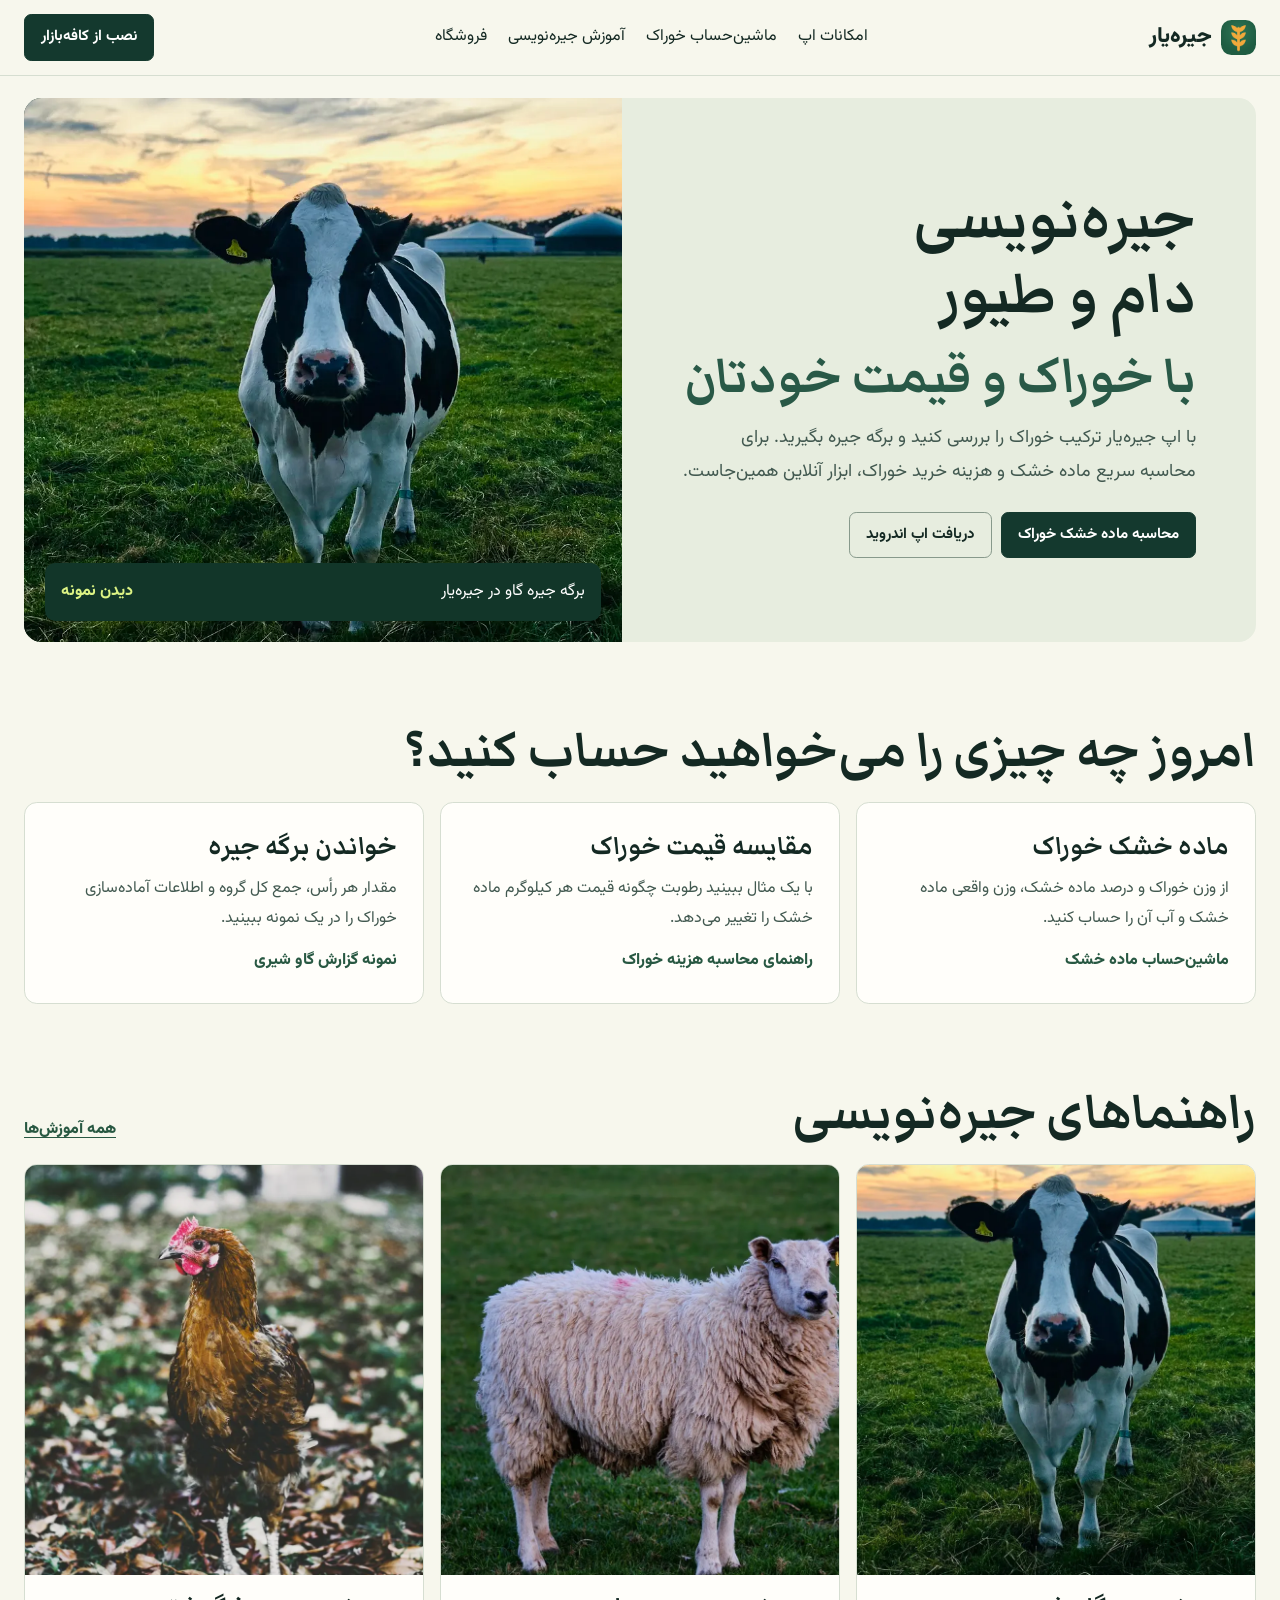
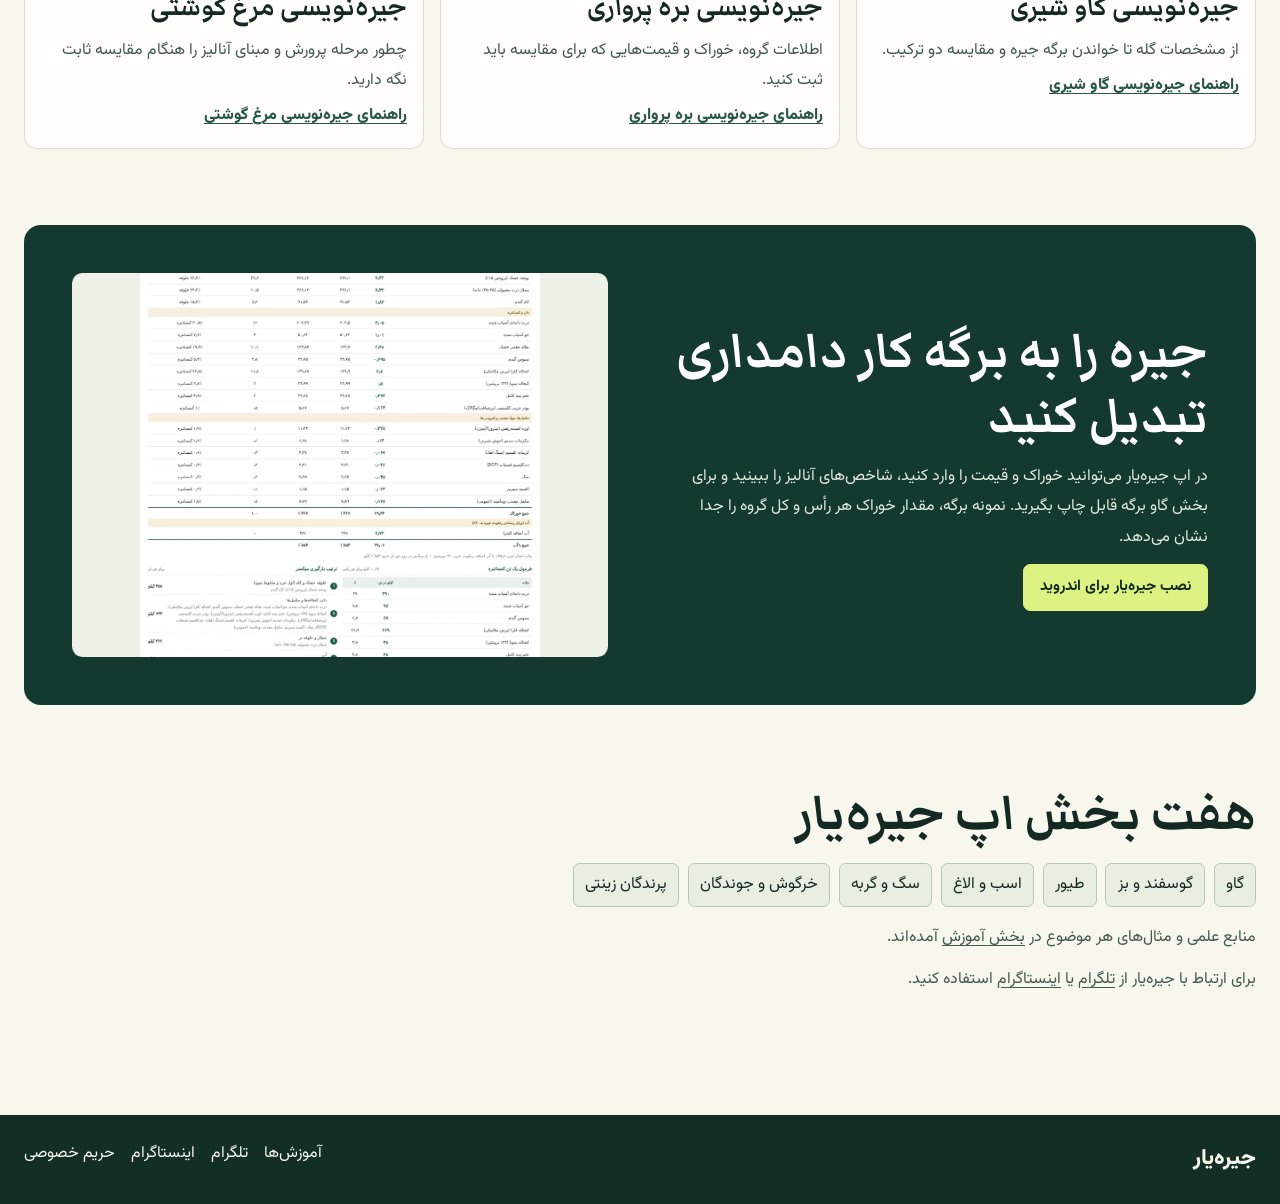
<file: index.html>
<!doctype html>
<html lang="fa" dir="rtl">
  <head>
    <meta charset="utf-8">
    <meta name="viewport" content="width=device-width,initial-scale=1">
    <title>نرم‌افزار جیره‌نویسی دام و طیور | جیره‌یار</title>
    <meta name="description" content="جیره‌یار برای اندروید، به‌همراه ماشین‌حساب آنلاین ماده خشک خوراک، راهنمای محاسبه هزینه و نمونه برگه جیره گاو شیری.">
    <link rel="canonical" href="https://jireyarapp.ir/">
    <meta property="og:type" content="website">
    <meta property="og:locale" content="fa_IR">
    <meta property="og:site_name" content="جیره‌یار">
    <meta property="og:title" content="نرم‌افزار جیره‌نویسی دام و طیور">
    <meta property="og:description" content="جیره‌یار برای اندروید، به‌همراه ماشین‌حساب آنلاین ماده خشک خوراک، راهنمای محاسبه هزینه و نمونه برگه جیره گاو شیری.">
    <meta property="og:url" content="https://jireyarapp.ir/">
    <meta property="og:image" content="https://jireyarapp.ir/image-hero-m.webp">
    <link rel="icon" href="image-favicon.png">
    <link rel="stylesheet" href="editorial.css">
    <script type="application/ld+json">{"@context": "https://schema.org", "@type": "WebSite", "name": "جیره‌یار", "url": "https://jireyarapp.ir/", "description": "جیره‌یار برای اندروید، به‌همراه ماشین‌حساب آنلاین ماده خشک خوراک، راهنمای محاسبه هزینه و نمونه برگه جیره گاو شیری.", "inLanguage": "fa", "alternateName": "Jireyar"}</script>
  </head>
  <body><a class="skip" href="#main">رفتن به محتوا</a>
    <header class="top">
      <div class="nav wrap"><a class="brand" href="./"><img src="image-icon-192.png" alt="" width="35" height="35">جیره‌یار</a>
        <nav aria-label="منوی اصلی"><a href="./#app">امکانات اپ</a><a href="dry-matter-calculator.html">ماشین‌حساب خوراک</a><a href="guides.html">آموزش جیره‌نویسی</a><a href="shop.html">فروشگاه</a>
        </nav><a class="btn" href="https://cafebazaar.ir/app/ir.jireyar.app">نصب از کافه‌بازار</a>
      </div>
    </header>
    <main id="main">
      <section class="hero wrap">
        <div class="hero-copy">
          <h1>جیره‌نویسی دام و طیور<span>با خوراک و قیمت خودتان</span>
          </h1>
          <p>با اپ جیره‌یار ترکیب خوراک را بررسی کنید و برگه جیره بگیرید. برای محاسبه سریع ماده خشک و هزینه خرید خوراک، ابزار آنلاین همین‌جاست.</p>
          <div class="actions"><a class="btn" href="dry-matter-calculator.html">محاسبه ماده خشک خوراک</a><a class="btn outline" href="https://cafebazaar.ir/app/ir.jireyar.app">دریافت اپ اندروید</a>
          </div>
        </div>
        <div class="hero-media"><img src="image-hero-m.webp" alt="گاو هلشتاین در چراگاه" width="900" height="1480" fetchpriority="high"><a class="panel" href="dairy-cow.html#sample"><span>برگه جیره گاو در جیره‌یار</span><span>دیدن نمونه</span></a>
        </div>
      </section>
      <section class="section wrap" id="sections">
        <div class="heading">
          <h2>امروز چه چیزی را می‌خواهید حساب کنید؟</h2>
        </div>
        <div class="lane">
          <article class="feature-card">
            <h3>ماده خشک خوراک</h3>
            <p>از وزن خوراک و درصد ماده خشک، وزن واقعی ماده خشک و آب آن را حساب کنید.</p><a href="dry-matter-calculator.html">ماشین‌حساب ماده خشک</a>
          </article>
          <article class="feature-card">
            <h3>مقایسه قیمت خوراک</h3>
            <p>با یک مثال ببینید رطوبت چگونه قیمت هر کیلوگرم ماده خشک را تغییر می‌دهد.</p><a href="feed-cost-guide.html">راهنمای محاسبه هزینه خوراک</a>
          </article>
          <article class="feature-card">
            <h3>خواندن برگه جیره</h3>
            <p>مقدار هر رأس، جمع کل گروه و اطلاعات آماده‌سازی خوراک را در یک نمونه ببینید.</p><a href="dairy-cow.html#sample">نمونه گزارش گاو شیری</a>
          </article>
        </div>
      </section>
      <section class="section wrap">
        <div class="heading">
          <h2>راهنماهای جیره‌نویسی</h2><a class="guide-link" href="guides.html">همه آموزش‌ها</a>
        </div>
        <div class="articles">
          <article class="article-card"><img src="image-t-cow.webp" alt="" width="820" height="410" loading="lazy" decoding="async">
            <div>
              <h3>جیره‌نویسی گاو شیری</h3>
              <p>از مشخصات گله تا خواندن برگه جیره و مقایسه دو ترکیب.</p><a href="dairy-cow.html">راهنمای جیره‌نویسی گاو شیری</a>
            </div>
          </article>
          <article class="article-card"><img src="image-t-sheep.webp" alt="" width="820" height="410" loading="lazy" decoding="async">
            <div>
              <h3>جیره‌نویسی بره پرواری</h3>
              <p>اطلاعات گروه، خوراک و قیمت‌هایی که برای مقایسه باید ثبت کنید.</p><a href="finishing-lamb.html">راهنمای جیره‌نویسی بره پرواری</a>
            </div>
          </article>
          <article class="article-card"><img src="image-t-hen.webp" alt="" width="820" height="410" loading="lazy" decoding="async">
            <div>
              <h3>جیره‌نویسی مرغ گوشتی</h3>
              <p>چطور مرحله پرورش و مبنای آنالیز را هنگام مقایسه ثابت نگه دارید.</p><a href="broiler.html">راهنمای جیره‌نویسی مرغ گوشتی</a>
            </div>
          </article>
        </div>
      </section>
      <section class="section wrap" id="app">
        <div class="report-block">
          <div>
            <h2>جیره را به برگه کار دامداری تبدیل کنید</h2>
            <p>در اپ جیره‌یار می‌توانید خوراک و قیمت را وارد کنید، شاخص‌های آنالیز را ببینید و برای بخش گاو برگه قابل چاپ بگیرید. نمونه برگه، مقدار خوراک هر رأس و کل گروه را جدا نشان می‌دهد.</p>
            <div class="actions"><a class="btn light" href="https://cafebazaar.ir/app/ir.jireyar.app">نصب جیره‌یار برای اندروید</a>
            </div>
          </div><a href="dairy-cow.html#sample"><img src="image-sheet.webp" alt="پیش‌نمایش برگه جیره گاو در اپ جیره‌یار" width="900" height="865" loading="lazy"></a>
        </div>
      </section>
      <section class="section wrap" id="features">
        <h2>هفت بخش اپ جیره‌یار</h2>
        <ul class="species">
          <li>گاو</li>
          <li>گوسفند و بز</li>
          <li>طیور</li>
          <li>اسب و الاغ</li>
          <li>سگ و گربه</li>
          <li>خرگوش و جوندگان</li>
          <li>پرندگان زینتی</li>
        </ul>
        <p id="sources">منابع علمی و مثال‌های هر موضوع در <a href="guides.html">بخش آموزش</a> آمده‌اند.</p>
        <p id="contact">برای ارتباط با جیره‌یار از <a href="https://t.me/jireyar">تلگرام</a> یا <a href="https://instagram.com/jireyar">اینستاگرام</a> استفاده کنید.</p>
      </section>
    </main>
    <footer class="footer">
      <div class="wrap"><a class="brand" href="./">جیره‌یار</a>
        <nav aria-label="پیوندهای پایانی"><a href="guides.html">آموزش‌ها</a><a href="https://t.me/jireyar">تلگرام</a><a href="https://instagram.com/jireyar">اینستاگرام</a><a href="privacy.html">حریم خصوصی</a>
        </nav>
      </div>
    </footer>
  </body>
</html>
</file>
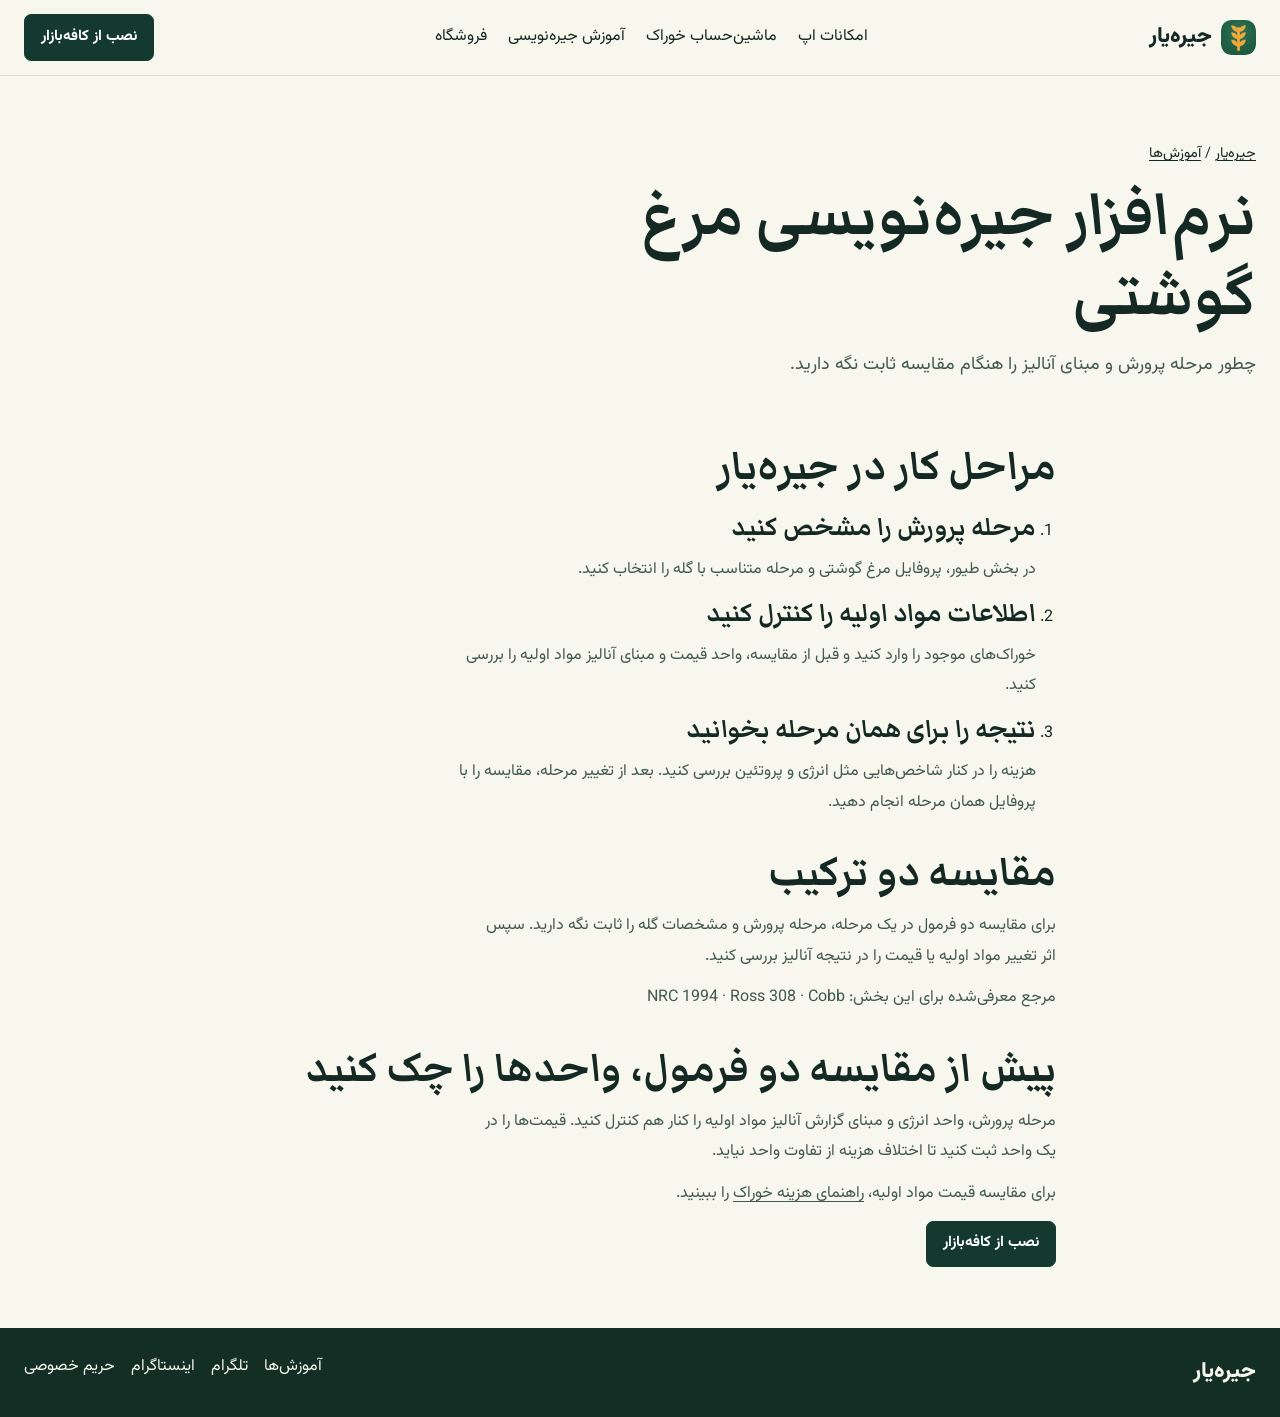
<file: broiler.html>
<!doctype html>
<html lang="fa" dir="rtl">
  <head>
    <meta charset="utf-8">
    <meta name="viewport" content="width=device-width,initial-scale=1">
    <title>نرم‌افزار جیره‌نویسی مرغ گوشتی | جیره‌یار</title>
    <meta name="description" content="چطور مرحله پرورش و مبنای آنالیز را هنگام مقایسه ثابت نگه دارید.">
    <link rel="canonical" href="https://jireyarapp.ir/broiler.html">
    <meta property="og:type" content="website">
    <meta property="og:locale" content="fa_IR">
    <meta property="og:site_name" content="جیره‌یار">
    <meta property="og:title" content="نرم‌افزار جیره‌نویسی مرغ گوشتی">
    <meta property="og:description" content="چطور مرحله پرورش و مبنای آنالیز را هنگام مقایسه ثابت نگه دارید.">
    <meta property="og:url" content="https://jireyarapp.ir/broiler.html">
    <meta property="og:image" content="https://jireyarapp.ir/image-t-hen.webp">
    <link rel="icon" href="image-favicon.png">
    <link rel="stylesheet" href="editorial.css">
    <script type="application/ld+json">{"@context": "https://schema.org", "@type": "WebPage", "name": "نرم‌افزار جیره‌نویسی مرغ گوشتی", "url": "https://jireyarapp.ir/broiler.html", "description": "چطور مرحله پرورش و مبنای آنالیز را هنگام مقایسه ثابت نگه دارید.", "inLanguage": "fa"}</script>
  </head>
  <body><a class="skip" href="#main">رفتن به محتوا</a>
    <header class="top">
      <div class="nav wrap"><a class="brand" href="./"><img src="image-icon-192.png" alt="" width="35" height="35">جیره‌یار</a>
        <nav aria-label="منوی اصلی"><a href="./#app">امکانات اپ</a><a href="dry-matter-calculator.html">ماشین‌حساب خوراک</a><a href="guides.html">آموزش جیره‌نویسی</a><a href="shop.html">فروشگاه</a>
        </nav><a class="btn" href="https://cafebazaar.ir/app/ir.jireyar.app">نصب از کافه‌بازار</a>
      </div>
    </header>
    <main id="main">
      <header class="page-top wrap">
        <nav class="crumb" aria-label="مسیر صفحه"><a href="./">جیره‌یار</a> / <a href="guides.html">آموزش‌ها</a>
        </nav>
        <h1>نرم‌افزار جیره‌نویسی مرغ گوشتی</h1>
        <p>چطور مرحله پرورش و مبنای آنالیز را هنگام مقایسه ثابت نگه دارید.</p>
      </header>
      <article class="wrap prose">
        <h2>مراحل کار در جیره‌یار</h2>
        <ol>
          <li>
            <h3>مرحله پرورش را مشخص کنید</h3>
            <p>در بخش طیور، پروفایل مرغ گوشتی و مرحله متناسب با گله را انتخاب کنید.</p>
          </li>
          <li>
            <h3>اطلاعات مواد اولیه را کنترل کنید</h3>
            <p>خوراک‌های موجود را وارد کنید و قبل از مقایسه، واحد قیمت و مبنای آنالیز مواد اولیه را بررسی کنید.</p>
          </li>
          <li>
            <h3>نتیجه را برای همان مرحله بخوانید</h3>
            <p>هزینه را در کنار شاخص‌هایی مثل انرژی و پروتئین بررسی کنید. بعد از تغییر مرحله، مقایسه را با پروفایل همان مرحله انجام دهید.</p>
          </li>
        </ol>
        <h2>مقایسه دو ترکیب</h2>
        <p>برای مقایسه دو فرمول در یک مرحله، مرحله پرورش و مشخصات گله را ثابت نگه دارید. سپس اثر تغییر مواد اولیه یا قیمت را در نتیجه آنالیز بررسی کنید.</p>
        <p>مرجع معرفی‌شده برای این بخش: <bdi>NRC 1994 · Ross 308 · Cobb</bdi>
        </p>
        <h2 id="sample">پیش از مقایسه دو فرمول، واحدها را چک کنید</h2>
        <p>مرحله پرورش، واحد انرژی و مبنای گزارش آنالیز مواد اولیه را کنار هم کنترل کنید. قیمت‌ها را در یک واحد ثبت کنید تا اختلاف هزینه از تفاوت واحد نیاید.</p>
        <p>برای مقایسه قیمت مواد اولیه، <a href="feed-cost-guide.html">راهنمای هزینه خوراک</a> را ببینید.</p><a class="btn" href="https://cafebazaar.ir/app/ir.jireyar.app">نصب از کافه‌بازار</a>
      </article>
    </main>
    <footer class="footer">
      <div class="wrap"><a class="brand" href="./">جیره‌یار</a>
        <nav aria-label="پیوندهای پایانی"><a href="guides.html">آموزش‌ها</a><a href="https://t.me/jireyar">تلگرام</a><a href="https://instagram.com/jireyar">اینستاگرام</a><a href="privacy.html">حریم خصوصی</a>
        </nav>
      </div>
    </footer>
  </body>
</html>
</file>
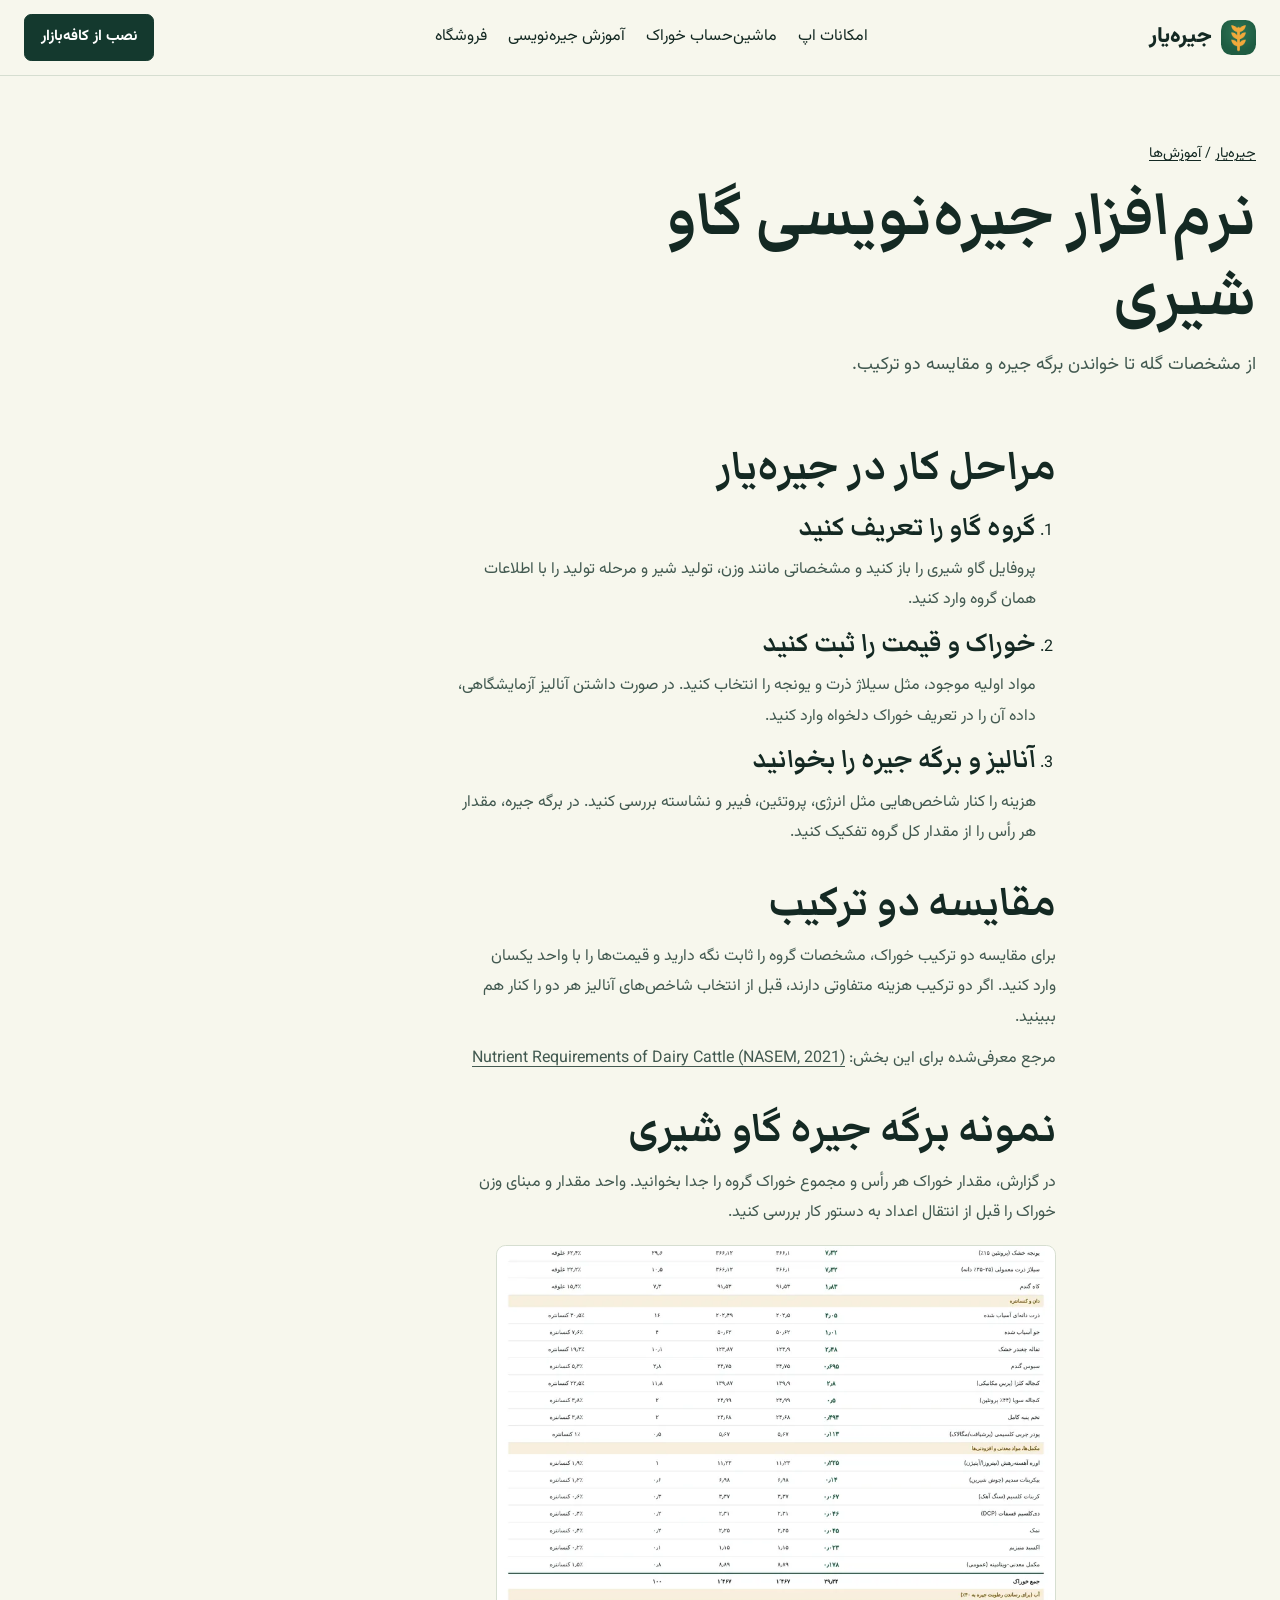
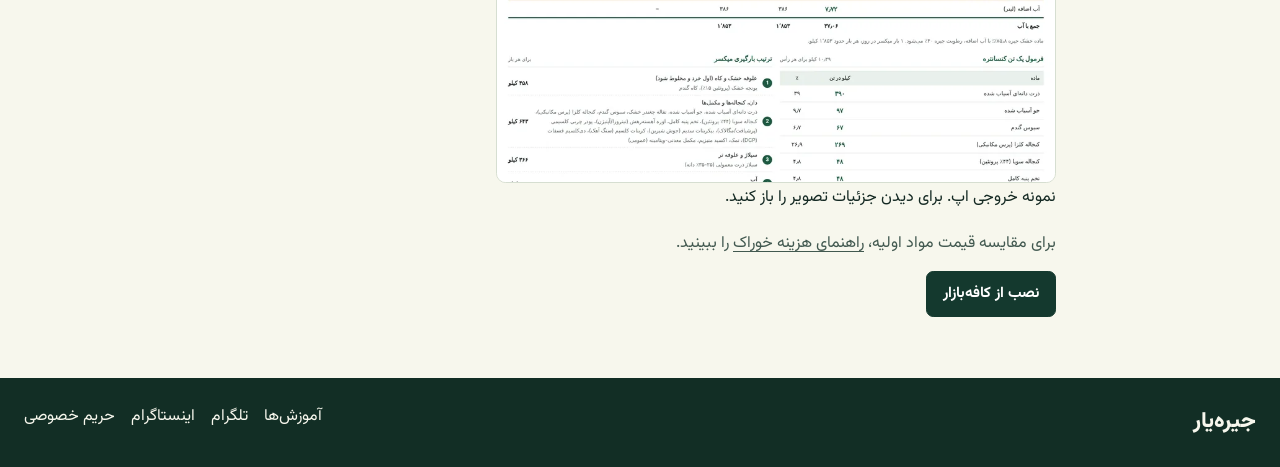
<file: dairy-cow.html>
<!doctype html>
<html lang="fa" dir="rtl">
  <head>
    <meta charset="utf-8">
    <meta name="viewport" content="width=device-width,initial-scale=1">
    <title>نرم‌افزار جیره‌نویسی گاو شیری | جیره‌یار</title>
    <meta name="description" content="از مشخصات گله تا خواندن برگه جیره و مقایسه دو ترکیب.">
    <link rel="canonical" href="https://jireyarapp.ir/dairy-cow.html">
    <meta property="og:type" content="website">
    <meta property="og:locale" content="fa_IR">
    <meta property="og:site_name" content="جیره‌یار">
    <meta property="og:title" content="نرم‌افزار جیره‌نویسی گاو شیری">
    <meta property="og:description" content="از مشخصات گله تا خواندن برگه جیره و مقایسه دو ترکیب.">
    <meta property="og:url" content="https://jireyarapp.ir/dairy-cow.html">
    <meta property="og:image" content="https://jireyarapp.ir/image-t-cow.webp">
    <link rel="icon" href="image-favicon.png">
    <link rel="stylesheet" href="editorial.css">
    <script type="application/ld+json">{"@context": "https://schema.org", "@type": "WebPage", "name": "نرم‌افزار جیره‌نویسی گاو شیری", "url": "https://jireyarapp.ir/dairy-cow.html", "description": "از مشخصات گله تا خواندن برگه جیره و مقایسه دو ترکیب.", "inLanguage": "fa"}</script>
  </head>
  <body><a class="skip" href="#main">رفتن به محتوا</a>
    <header class="top">
      <div class="nav wrap"><a class="brand" href="./"><img src="image-icon-192.png" alt="" width="35" height="35">جیره‌یار</a>
        <nav aria-label="منوی اصلی"><a href="./#app">امکانات اپ</a><a href="dry-matter-calculator.html">ماشین‌حساب خوراک</a><a href="guides.html">آموزش جیره‌نویسی</a><a href="shop.html">فروشگاه</a>
        </nav><a class="btn" href="https://cafebazaar.ir/app/ir.jireyar.app">نصب از کافه‌بازار</a>
      </div>
    </header>
    <main id="main">
      <header class="page-top wrap">
        <nav class="crumb" aria-label="مسیر صفحه"><a href="./">جیره‌یار</a> / <a href="guides.html">آموزش‌ها</a>
        </nav>
        <h1>نرم‌افزار جیره‌نویسی گاو شیری</h1>
        <p>از مشخصات گله تا خواندن برگه جیره و مقایسه دو ترکیب.</p>
      </header>
      <article class="wrap prose">
        <h2>مراحل کار در جیره‌یار</h2>
        <ol>
          <li>
            <h3>گروه گاو را تعریف کنید</h3>
            <p>پروفایل گاو شیری را باز کنید و مشخصاتی مانند وزن، تولید شیر و مرحله تولید را با اطلاعات همان گروه وارد کنید.</p>
          </li>
          <li>
            <h3>خوراک و قیمت را ثبت کنید</h3>
            <p>مواد اولیه موجود، مثل سیلاژ ذرت و یونجه را انتخاب کنید. در صورت داشتن آنالیز آزمایشگاهی، داده آن را در تعریف خوراک دلخواه وارد کنید.</p>
          </li>
          <li>
            <h3>آنالیز و برگه جیره را بخوانید</h3>
            <p>هزینه را کنار شاخص‌هایی مثل انرژی، پروتئین، فیبر و نشاسته بررسی کنید. در برگه جیره، مقدار هر رأس را از مقدار کل گروه تفکیک کنید.</p>
          </li>
        </ol>
        <h2>مقایسه دو ترکیب</h2>
        <p>برای مقایسه دو ترکیب خوراک، مشخصات گروه را ثابت نگه دارید و قیمت‌ها را با واحد یکسان وارد کنید. اگر دو ترکیب هزینه متفاوتی دارند، قبل از انتخاب شاخص‌های آنالیز هر دو را کنار هم ببینید.</p>
        <p>مرجع معرفی‌شده برای این بخش: <a href="https://doi.org/10.17226/25806"><bdi>Nutrient Requirements of Dairy Cattle (NASEM, 2021)</bdi></a>
        </p>
        <h2 id="sample">نمونه برگه جیره گاو شیری</h2>
        <p>در گزارش، مقدار خوراک هر رأس و مجموع خوراک گروه را جدا بخوانید. واحد مقدار و مبنای وزن خوراک را قبل از انتقال اعداد به دستور کار بررسی کنید.</p>
        <figure><a href="image-sheet.webp"><img src="image-sheet.webp" alt="نمونه برگه جیره گاو شیری جیره‌یار" width="900" height="865" loading="lazy"></a>
          <figcaption>نمونه خروجی اپ. برای دیدن جزئیات تصویر را باز کنید.</figcaption>
        </figure>
        <p>برای مقایسه قیمت مواد اولیه، <a href="feed-cost-guide.html">راهنمای هزینه خوراک</a> را ببینید.</p><a class="btn" href="https://cafebazaar.ir/app/ir.jireyar.app">نصب از کافه‌بازار</a>
      </article>
    </main>
    <footer class="footer">
      <div class="wrap"><a class="brand" href="./">جیره‌یار</a>
        <nav aria-label="پیوندهای پایانی"><a href="guides.html">آموزش‌ها</a><a href="https://t.me/jireyar">تلگرام</a><a href="https://instagram.com/jireyar">اینستاگرام</a><a href="privacy.html">حریم خصوصی</a>
        </nav>
      </div>
    </footer>
  </body>
</html>
</file>
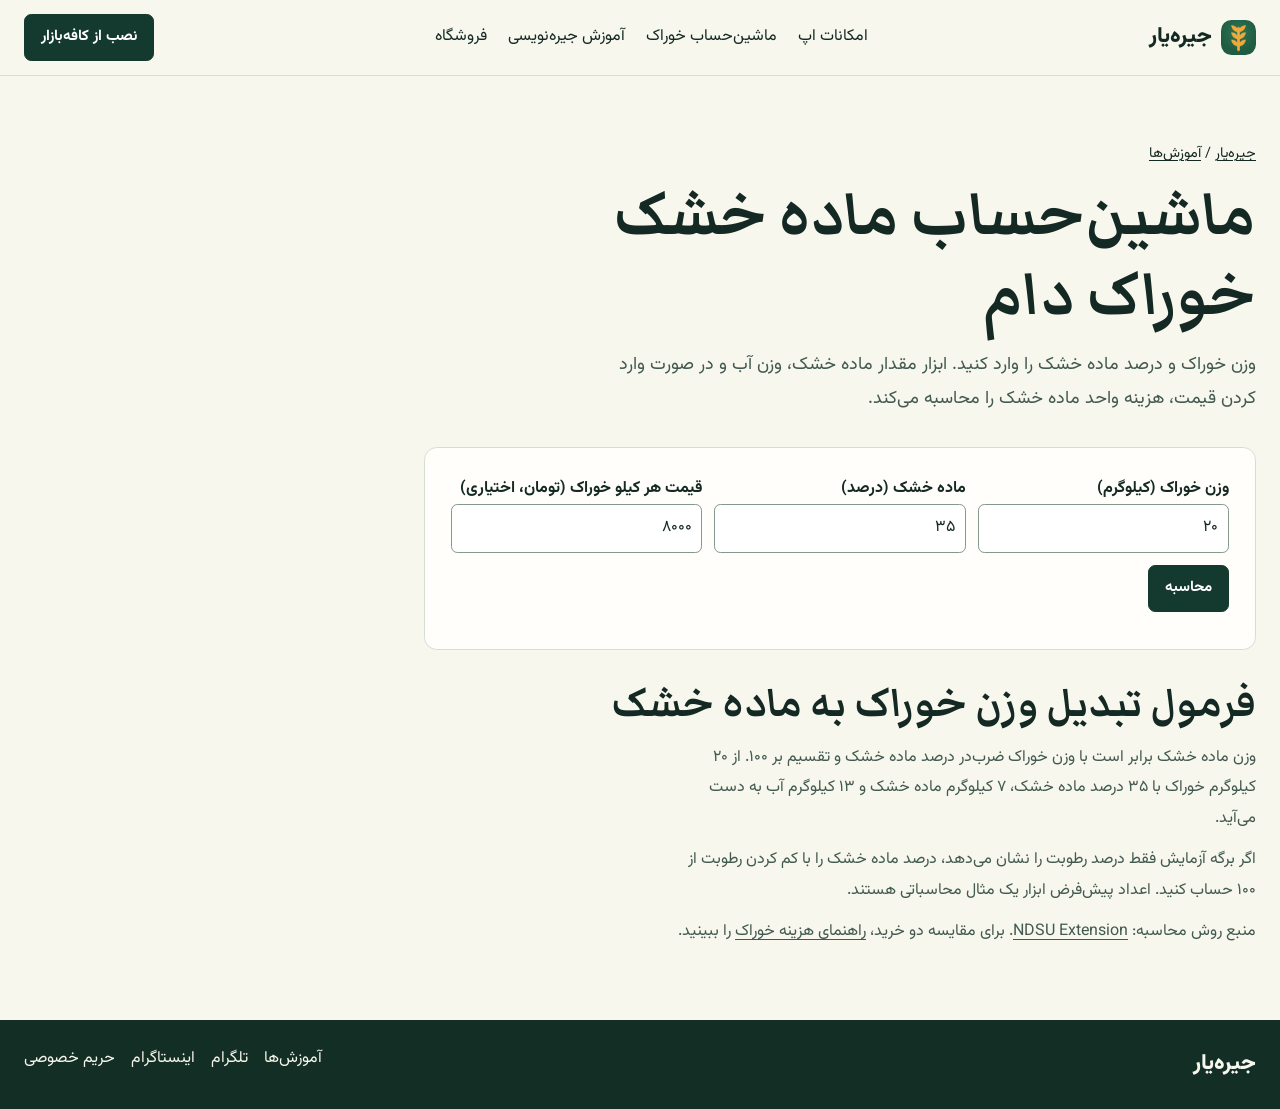
<file: dry-matter-calculator.html>
<!doctype html>
<html lang="fa" dir="rtl">
  <head>
    <meta charset="utf-8">
    <meta name="viewport" content="width=device-width,initial-scale=1">
    <title>ماشین‌حساب ماده خشک خوراک دام | جیره‌یار</title>
    <meta name="description" content="وزن خوراک و درصد ماده خشک را وارد کنید. ابزار مقدار ماده خشک، وزن آب و در صورت وارد کردن قیمت، هزینه واحد ماده خشک را محاسبه می‌کند.">
    <link rel="canonical" href="https://jireyarapp.ir/dry-matter-calculator.html">
    <meta property="og:type" content="website">
    <meta property="og:locale" content="fa_IR">
    <meta property="og:site_name" content="جیره‌یار">
    <meta property="og:title" content="ماشین‌حساب ماده خشک خوراک دام">
    <meta property="og:description" content="وزن خوراک و درصد ماده خشک را وارد کنید. ابزار مقدار ماده خشک، وزن آب و در صورت وارد کردن قیمت، هزینه واحد ماده خشک را محاسبه می‌کند.">
    <meta property="og:url" content="https://jireyarapp.ir/dry-matter-calculator.html">
    <meta property="og:image" content="https://jireyarapp.ir/image-hero-m.webp">
    <link rel="icon" href="image-favicon.png">
    <link rel="stylesheet" href="editorial.css">
    <script type="application/ld+json">{"@context": "https://schema.org", "@type": "WebPage", "name": "ماشین‌حساب ماده خشک خوراک دام", "url": "https://jireyarapp.ir/dry-matter-calculator.html", "description": "وزن خوراک و درصد ماده خشک را وارد کنید. ابزار مقدار ماده خشک، وزن آب و در صورت وارد کردن قیمت، هزینه واحد ماده خشک را محاسبه می‌کند.", "inLanguage": "fa"}</script>
  </head>
  <body><a class="skip" href="#main">رفتن به محتوا</a>
    <header class="top">
      <div class="nav wrap"><a class="brand" href="./"><img src="image-icon-192.png" alt="" width="35" height="35">جیره‌یار</a>
        <nav aria-label="منوی اصلی"><a href="./#app">امکانات اپ</a><a href="dry-matter-calculator.html">ماشین‌حساب خوراک</a><a href="guides.html">آموزش جیره‌نویسی</a><a href="shop.html">فروشگاه</a>
        </nav><a class="btn" href="https://cafebazaar.ir/app/ir.jireyar.app">نصب از کافه‌بازار</a>
      </div>
    </header>
    <main id="main">
      <header class="page-top wrap">
        <nav class="crumb" aria-label="مسیر صفحه"><a href="./">جیره‌یار</a> / <a href="guides.html">آموزش‌ها</a>
        </nav>
        <h1>ماشین‌حساب ماده خشک خوراک دام</h1>
        <p>وزن خوراک و درصد ماده خشک را وارد کنید. ابزار مقدار ماده خشک، وزن آب و در صورت وارد کردن قیمت، هزینه واحد ماده خشک را محاسبه می‌کند.</p>
      </header>
      <section class="wrap">
        <form class="tool" data-calculator novalidate>
          <div class="field-row">
            <div><label for="weight">وزن خوراک (کیلوگرم)</label><input id="weight" name="weight" inputmode="decimal" autocomplete="off" maxlength="48" value="۲۰" required>
            </div>
            <div><label for="percent">ماده خشک (درصد)</label><input id="percent" name="percent" inputmode="decimal" autocomplete="off" maxlength="48" value="۳۵" required>
            </div>
            <div><label for="price">قیمت هر کیلو خوراک (تومان، اختیاری)</label><input id="price" name="price" inputmode="decimal" autocomplete="off" maxlength="48" value="۸۰۰۰">
            </div>
          </div>
          <button class="btn" type="submit" disabled>محاسبه</button>
          <p class="error" role="alert">
          </p>
          <div class="results" aria-live="polite" hidden>ماده خشک: <output data-result="dry"></output> کیلوگرم<br>وزن آب: <output data-result="water"></output> کیلوگرم<br>قیمت هر کیلو ماده خشک: <output data-result="unit"></output> تومان<br>هزینه کل خوراک: <output data-result="total"></output> تومان</div>
          <noscript>
          <p>برای محاسبه تعاملی جاوااسکریپت را روشن کنید یا از فرمول‌های پایین استفاده کنید.</p></noscript>
        </form>
        <article class="prose">
          <h2>فرمول تبدیل وزن خوراک به ماده خشک</h2>
          <p>وزن ماده خشک برابر است با وزن خوراک ضرب‌در درصد ماده خشک و تقسیم بر ۱۰۰. از ۲۰ کیلوگرم خوراک با ۳۵ درصد ماده خشک، ۷ کیلوگرم ماده خشک و ۱۳ کیلوگرم آب به دست می‌آید.</p>
          <p>اگر برگه آزمایش فقط درصد رطوبت را نشان می‌دهد، درصد ماده خشک را با کم کردن رطوبت از ۱۰۰ حساب کنید. اعداد پیش‌فرض ابزار یک مثال محاسباتی هستند.</p>
          <p>منبع روش محاسبه: <a href="https://www.ndsu.edu/agriculture/sites/default/files/2024-04/as1742.pdf">NDSU Extension</a>. برای مقایسه دو خرید، <a href="feed-cost-guide.html">راهنمای هزینه خوراک</a> را ببینید.</p>
        </article>
      </section>
      <script src="calculator.js" defer>
      </script>
    </main>
    <footer class="footer">
      <div class="wrap"><a class="brand" href="./">جیره‌یار</a>
        <nav aria-label="پیوندهای پایانی"><a href="guides.html">آموزش‌ها</a><a href="https://t.me/jireyar">تلگرام</a><a href="https://instagram.com/jireyar">اینستاگرام</a><a href="privacy.html">حریم خصوصی</a>
        </nav>
      </div>
    </footer>
  </body>
</html>
</file>
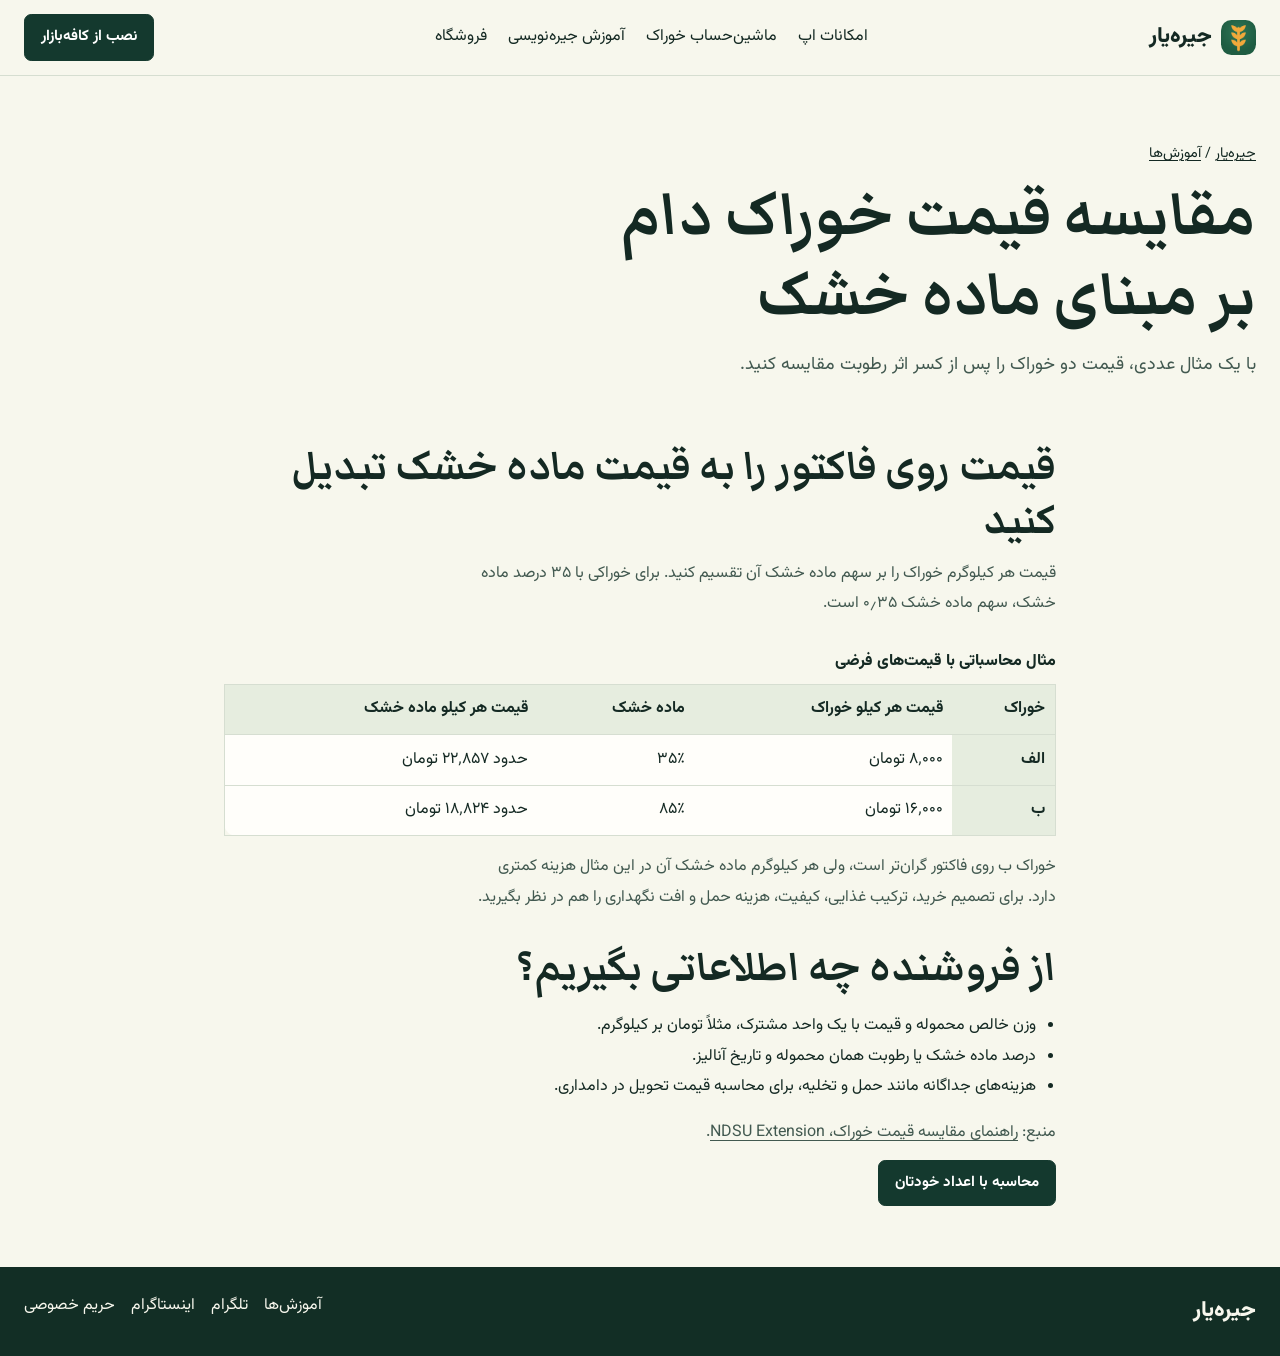
<file: feed-cost-guide.html>
<!doctype html>
<html lang="fa" dir="rtl">
  <head>
    <meta charset="utf-8">
    <meta name="viewport" content="width=device-width,initial-scale=1">
    <title>مقایسه قیمت خوراک دام بر مبنای ماده خشک | جیره‌یار</title>
    <meta name="description" content="با یک مثال عددی، قیمت دو خوراک را پس از کسر اثر رطوبت مقایسه کنید.">
    <link rel="canonical" href="https://jireyarapp.ir/feed-cost-guide.html">
    <meta property="og:type" content="website">
    <meta property="og:locale" content="fa_IR">
    <meta property="og:site_name" content="جیره‌یار">
    <meta property="og:title" content="مقایسه قیمت خوراک دام بر مبنای ماده خشک">
    <meta property="og:description" content="با یک مثال عددی، قیمت دو خوراک را پس از کسر اثر رطوبت مقایسه کنید.">
    <meta property="og:url" content="https://jireyarapp.ir/feed-cost-guide.html">
    <meta property="og:image" content="https://jireyarapp.ir/image-hero-m.webp">
    <link rel="icon" href="image-favicon.png">
    <link rel="stylesheet" href="editorial.css">
    <script type="application/ld+json">{"@context": "https://schema.org", "@type": "WebPage", "name": "مقایسه قیمت خوراک دام بر مبنای ماده خشک", "url": "https://jireyarapp.ir/feed-cost-guide.html", "description": "با یک مثال عددی، قیمت دو خوراک را پس از کسر اثر رطوبت مقایسه کنید.", "inLanguage": "fa"}</script>
  </head>
  <body><a class="skip" href="#main">رفتن به محتوا</a>
    <header class="top">
      <div class="nav wrap"><a class="brand" href="./"><img src="image-icon-192.png" alt="" width="35" height="35">جیره‌یار</a>
        <nav aria-label="منوی اصلی"><a href="./#app">امکانات اپ</a><a href="dry-matter-calculator.html">ماشین‌حساب خوراک</a><a href="guides.html">آموزش جیره‌نویسی</a><a href="shop.html">فروشگاه</a>
        </nav><a class="btn" href="https://cafebazaar.ir/app/ir.jireyar.app">نصب از کافه‌بازار</a>
      </div>
    </header>
    <main id="main">
      <header class="page-top wrap">
        <nav class="crumb" aria-label="مسیر صفحه"><a href="./">جیره‌یار</a> / <a href="guides.html">آموزش‌ها</a>
        </nav>
        <h1>مقایسه قیمت خوراک دام بر مبنای ماده خشک</h1>
        <p>با یک مثال عددی، قیمت دو خوراک را پس از کسر اثر رطوبت مقایسه کنید.</p>
      </header>
      <article class="wrap prose">
        <h2>قیمت روی فاکتور را به قیمت ماده خشک تبدیل کنید</h2>
        <p>قیمت هر کیلوگرم خوراک را بر سهم ماده خشک آن تقسیم کنید. برای خوراکی با ۳۵ درصد ماده خشک، سهم ماده خشک ۰٫۳۵ است.</p>
        <div class="table-scroll" role="region" aria-label="جدول مقایسه قیمت خوراک" tabindex="0">
          <table>
            <caption>مثال محاسباتی با قیمت‌های فرضی</caption>
            <thead>
              <tr><th scope="col">خوراک</th><th scope="col">قیمت هر کیلو خوراک</th><th scope="col">ماده خشک</th><th scope="col">قیمت هر کیلو ماده خشک</th>
              </tr>
            </thead>
            <tbody>
              <tr><th scope="row">الف</th><td>۸٬۰۰۰ تومان</td><td>۳۵٪</td><td>حدود ۲۲٬۸۵۷ تومان</td>
              </tr>
              <tr><th scope="row">ب</th><td>۱۶٬۰۰۰ تومان</td><td>۸۵٪</td><td>حدود ۱۸٬۸۲۴ تومان</td>
              </tr>
            </tbody>
          </table>
        </div>
        <p>خوراک ب روی فاکتور گران‌تر است، ولی هر کیلوگرم ماده خشک آن در این مثال هزینه کمتری دارد. برای تصمیم خرید، ترکیب غذایی، کیفیت، هزینه حمل و افت نگهداری را هم در نظر بگیرید.</p>
        <h2>از فروشنده چه اطلاعاتی بگیریم؟</h2>
        <ul>
          <li>وزن خالص محموله و قیمت با یک واحد مشترک، مثلاً تومان بر کیلوگرم.</li>
          <li>درصد ماده خشک یا رطوبت همان محموله و تاریخ آنالیز.</li>
          <li>هزینه‌های جداگانه مانند حمل و تخلیه، برای محاسبه قیمت تحویل در دامداری.</li>
        </ul>
        <p>منبع: <a href="https://www.ndsu.edu/agriculture/sites/default/files/2024-04/as1742.pdf">راهنمای مقایسه قیمت خوراک، NDSU Extension</a>.</p>
        <a class="btn" href="dry-matter-calculator.html">محاسبه با اعداد خودتان</a>
      </article>
    </main>
    <footer class="footer">
      <div class="wrap"><a class="brand" href="./">جیره‌یار</a>
        <nav aria-label="پیوندهای پایانی"><a href="guides.html">آموزش‌ها</a><a href="https://t.me/jireyar">تلگرام</a><a href="https://instagram.com/jireyar">اینستاگرام</a><a href="privacy.html">حریم خصوصی</a>
        </nav>
      </div>
    </footer>
  </body>
</html>
</file>
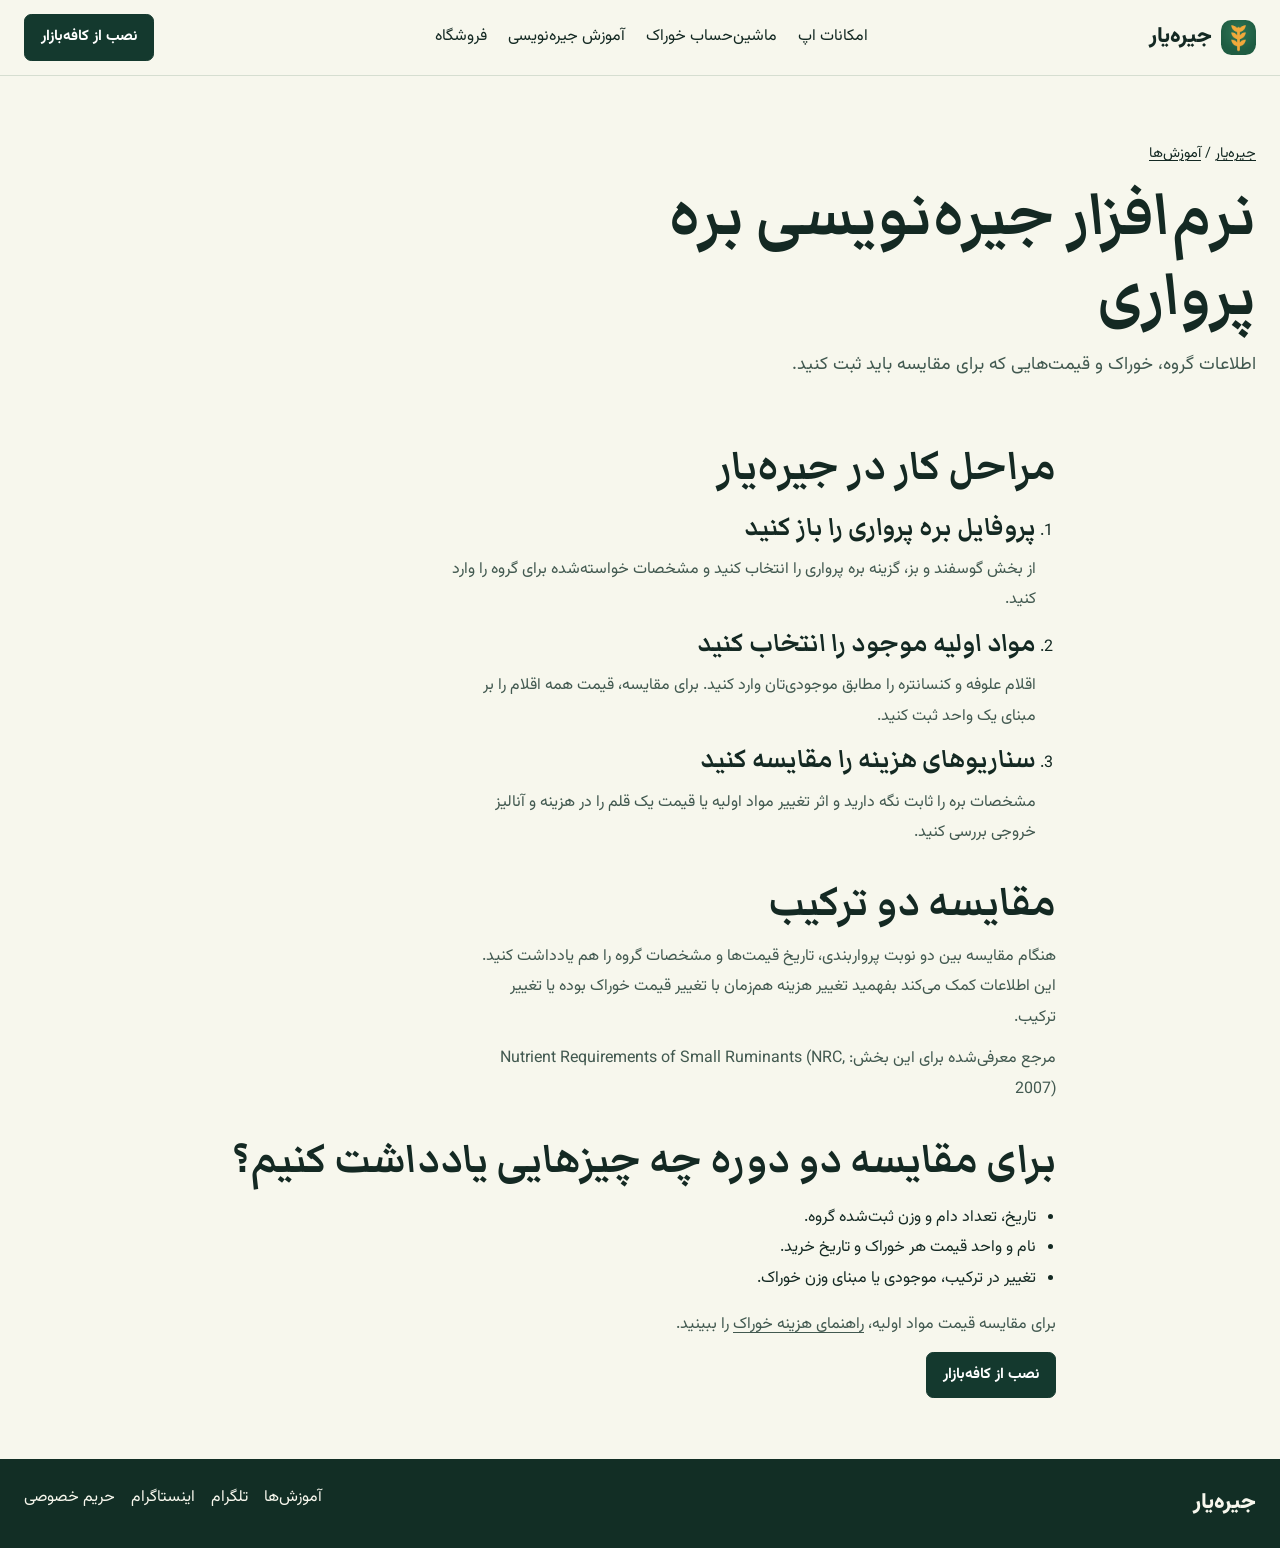
<file: finishing-lamb.html>
<!doctype html>
<html lang="fa" dir="rtl">
  <head>
    <meta charset="utf-8">
    <meta name="viewport" content="width=device-width,initial-scale=1">
    <title>نرم‌افزار جیره‌نویسی بره پرواری | جیره‌یار</title>
    <meta name="description" content="اطلاعات گروه، خوراک و قیمت‌هایی که برای مقایسه باید ثبت کنید.">
    <link rel="canonical" href="https://jireyarapp.ir/finishing-lamb.html">
    <meta property="og:type" content="website">
    <meta property="og:locale" content="fa_IR">
    <meta property="og:site_name" content="جیره‌یار">
    <meta property="og:title" content="نرم‌افزار جیره‌نویسی بره پرواری">
    <meta property="og:description" content="اطلاعات گروه، خوراک و قیمت‌هایی که برای مقایسه باید ثبت کنید.">
    <meta property="og:url" content="https://jireyarapp.ir/finishing-lamb.html">
    <meta property="og:image" content="https://jireyarapp.ir/image-t-sheep.webp">
    <link rel="icon" href="image-favicon.png">
    <link rel="stylesheet" href="editorial.css">
    <script type="application/ld+json">{"@context": "https://schema.org", "@type": "WebPage", "name": "نرم‌افزار جیره‌نویسی بره پرواری", "url": "https://jireyarapp.ir/finishing-lamb.html", "description": "اطلاعات گروه، خوراک و قیمت‌هایی که برای مقایسه باید ثبت کنید.", "inLanguage": "fa"}</script>
  </head>
  <body><a class="skip" href="#main">رفتن به محتوا</a>
    <header class="top">
      <div class="nav wrap"><a class="brand" href="./"><img src="image-icon-192.png" alt="" width="35" height="35">جیره‌یار</a>
        <nav aria-label="منوی اصلی"><a href="./#app">امکانات اپ</a><a href="dry-matter-calculator.html">ماشین‌حساب خوراک</a><a href="guides.html">آموزش جیره‌نویسی</a><a href="shop.html">فروشگاه</a>
        </nav><a class="btn" href="https://cafebazaar.ir/app/ir.jireyar.app">نصب از کافه‌بازار</a>
      </div>
    </header>
    <main id="main">
      <header class="page-top wrap">
        <nav class="crumb" aria-label="مسیر صفحه"><a href="./">جیره‌یار</a> / <a href="guides.html">آموزش‌ها</a>
        </nav>
        <h1>نرم‌افزار جیره‌نویسی بره پرواری</h1>
        <p>اطلاعات گروه، خوراک و قیمت‌هایی که برای مقایسه باید ثبت کنید.</p>
      </header>
      <article class="wrap prose">
        <h2>مراحل کار در جیره‌یار</h2>
        <ol>
          <li>
            <h3>پروفایل بره پرواری را باز کنید</h3>
            <p>از بخش گوسفند و بز، گزینه بره پرواری را انتخاب کنید و مشخصات خواسته‌شده برای گروه را وارد کنید.</p>
          </li>
          <li>
            <h3>مواد اولیه موجود را انتخاب کنید</h3>
            <p>اقلام علوفه و کنسانتره را مطابق موجودی‌تان وارد کنید. برای مقایسه، قیمت همه اقلام را بر مبنای یک واحد ثبت کنید.</p>
          </li>
          <li>
            <h3>سناریوهای هزینه را مقایسه کنید</h3>
            <p>مشخصات بره را ثابت نگه دارید و اثر تغییر مواد اولیه یا قیمت یک قلم را در هزینه و آنالیز خروجی بررسی کنید.</p>
          </li>
        </ol>
        <h2>مقایسه دو ترکیب</h2>
        <p>هنگام مقایسه بین دو نوبت پرواربندی، تاریخ قیمت‌ها و مشخصات گروه را هم یادداشت کنید. این اطلاعات کمک می‌کند بفهمید تغییر هزینه هم‌زمان با تغییر قیمت خوراک بوده یا تغییر ترکیب.</p>
        <p>مرجع معرفی‌شده برای این بخش: <bdi>Nutrient Requirements of Small Ruminants (NRC, 2007)</bdi>
        </p>
        <h2 id="sample">برای مقایسه دو دوره چه چیزهایی یادداشت کنیم؟</h2>
        <ul>
          <li>تاریخ، تعداد دام و وزن ثبت‌شده گروه.</li>
          <li>نام و واحد قیمت هر خوراک و تاریخ خرید.</li>
          <li>تغییر در ترکیب، موجودی یا مبنای وزن خوراک.</li>
        </ul>
        <p>برای مقایسه قیمت مواد اولیه، <a href="feed-cost-guide.html">راهنمای هزینه خوراک</a> را ببینید.</p><a class="btn" href="https://cafebazaar.ir/app/ir.jireyar.app">نصب از کافه‌بازار</a>
      </article>
    </main>
    <footer class="footer">
      <div class="wrap"><a class="brand" href="./">جیره‌یار</a>
        <nav aria-label="پیوندهای پایانی"><a href="guides.html">آموزش‌ها</a><a href="https://t.me/jireyar">تلگرام</a><a href="https://instagram.com/jireyar">اینستاگرام</a><a href="privacy.html">حریم خصوصی</a>
        </nav>
      </div>
    </footer>
  </body>
</html>
</file>
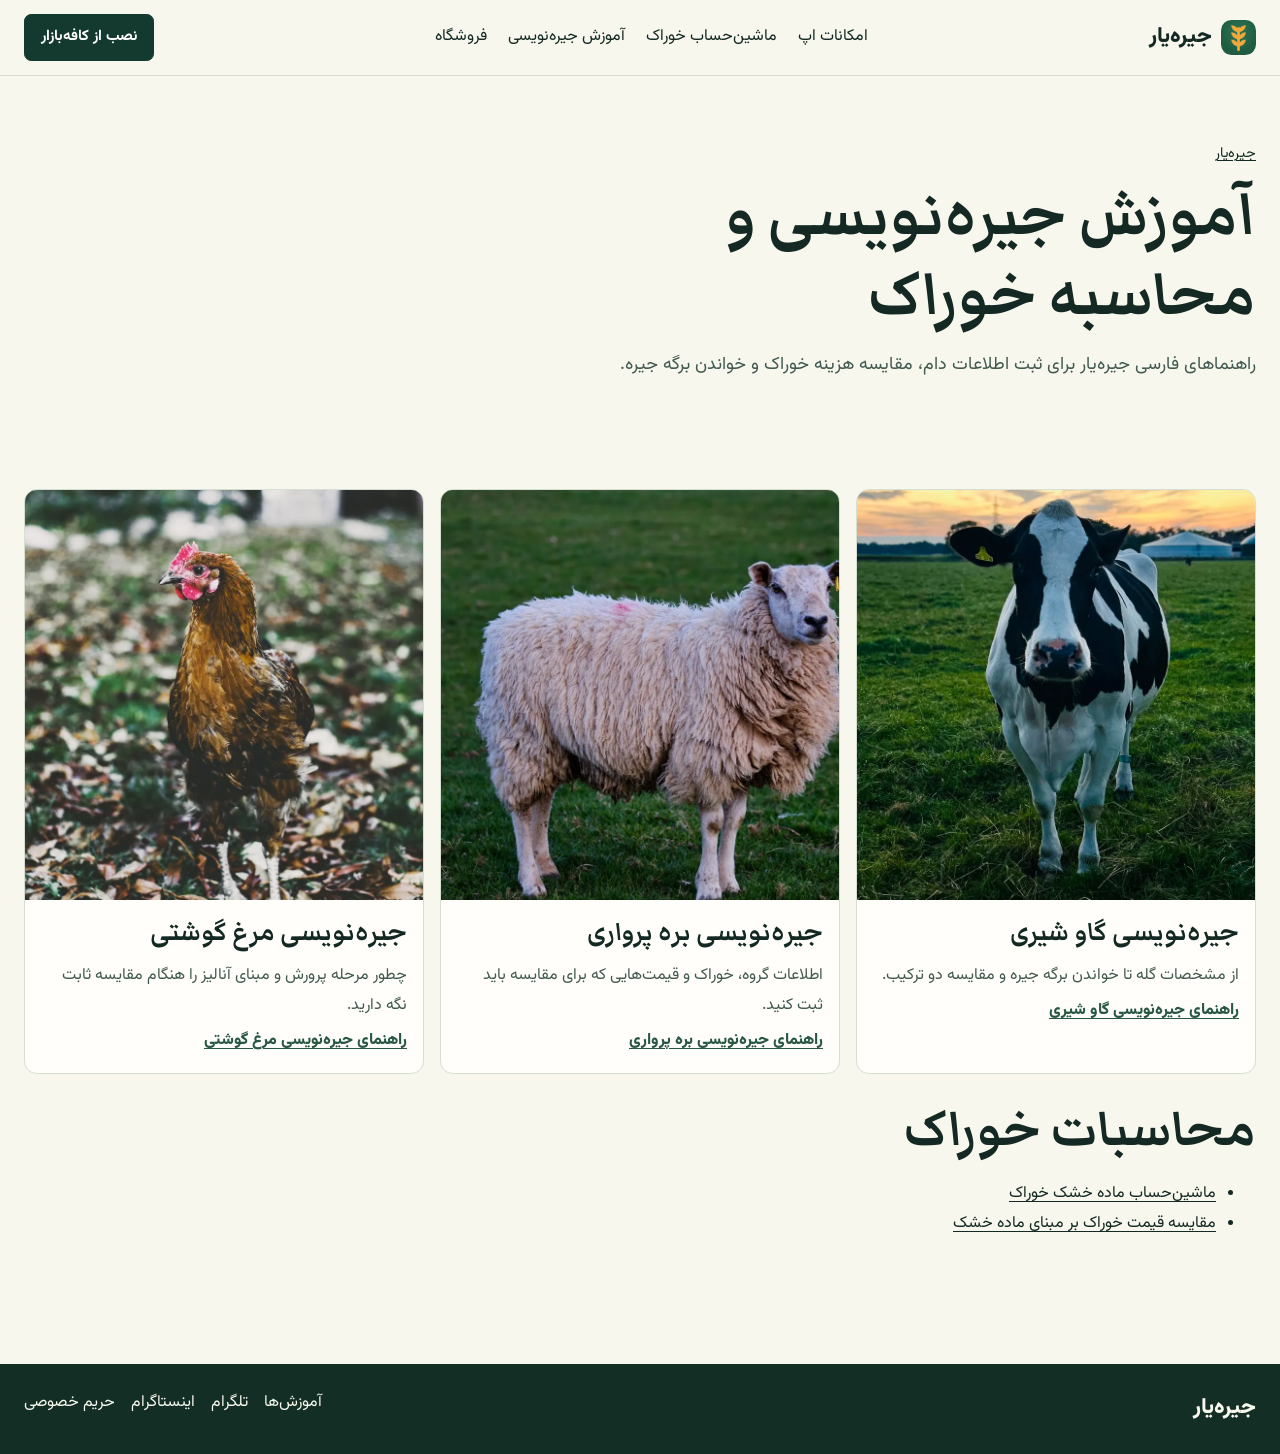
<file: guides.html>
<!doctype html>
<html lang="fa" dir="rtl">
  <head>
    <meta charset="utf-8">
    <meta name="viewport" content="width=device-width,initial-scale=1">
    <title>آموزش جیره‌نویسی و محاسبه خوراک | جیره‌یار</title>
    <meta name="description" content="راهنماهای فارسی جیره‌یار برای ثبت اطلاعات دام، مقایسه هزینه خوراک و خواندن برگه جیره.">
    <link rel="canonical" href="https://jireyarapp.ir/guides.html">
    <meta property="og:type" content="website">
    <meta property="og:locale" content="fa_IR">
    <meta property="og:site_name" content="جیره‌یار">
    <meta property="og:title" content="آموزش جیره‌نویسی و محاسبه خوراک">
    <meta property="og:description" content="راهنماهای فارسی جیره‌یار برای ثبت اطلاعات دام، مقایسه هزینه خوراک و خواندن برگه جیره.">
    <meta property="og:url" content="https://jireyarapp.ir/guides.html">
    <meta property="og:image" content="https://jireyarapp.ir/image-hero-m.webp">
    <link rel="icon" href="image-favicon.png">
    <link rel="stylesheet" href="editorial.css">
    <script type="application/ld+json">{"@context": "https://schema.org", "@type": "CollectionPage", "name": "آموزش جیره‌نویسی و محاسبه خوراک", "url": "https://jireyarapp.ir/guides.html", "description": "راهنماهای فارسی جیره‌یار برای ثبت اطلاعات دام، مقایسه هزینه خوراک و خواندن برگه جیره.", "inLanguage": "fa"}</script>
  </head>
  <body><a class="skip" href="#main">رفتن به محتوا</a>
    <header class="top">
      <div class="nav wrap"><a class="brand" href="./"><img src="image-icon-192.png" alt="" width="35" height="35">جیره‌یار</a>
        <nav aria-label="منوی اصلی"><a href="./#app">امکانات اپ</a><a href="dry-matter-calculator.html">ماشین‌حساب خوراک</a><a href="guides.html">آموزش جیره‌نویسی</a><a href="shop.html">فروشگاه</a>
        </nav><a class="btn" href="https://cafebazaar.ir/app/ir.jireyar.app">نصب از کافه‌بازار</a>
      </div>
    </header>
    <main id="main">
      <header class="page-top wrap">
        <nav class="crumb" aria-label="مسیر صفحه"><a href="./">جیره‌یار</a>
        </nav>
        <h1>آموزش جیره‌نویسی و محاسبه خوراک</h1>
        <p>راهنماهای فارسی جیره‌یار برای ثبت اطلاعات دام، مقایسه هزینه خوراک و خواندن برگه جیره.</p>
      </header>
      <section class="section wrap">
        <div class="articles">
          <article class="article-card"><img src="image-t-cow.webp" alt="" width="820" height="410" loading="lazy" decoding="async">
            <div>
              <h3>جیره‌نویسی گاو شیری</h3>
              <p>از مشخصات گله تا خواندن برگه جیره و مقایسه دو ترکیب.</p><a href="dairy-cow.html">راهنمای جیره‌نویسی گاو شیری</a>
            </div>
          </article>
          <article class="article-card"><img src="image-t-sheep.webp" alt="" width="820" height="410" loading="lazy" decoding="async">
            <div>
              <h3>جیره‌نویسی بره پرواری</h3>
              <p>اطلاعات گروه، خوراک و قیمت‌هایی که برای مقایسه باید ثبت کنید.</p><a href="finishing-lamb.html">راهنمای جیره‌نویسی بره پرواری</a>
            </div>
          </article>
          <article class="article-card"><img src="image-t-hen.webp" alt="" width="820" height="410" loading="lazy" decoding="async">
            <div>
              <h3>جیره‌نویسی مرغ گوشتی</h3>
              <p>چطور مرحله پرورش و مبنای آنالیز را هنگام مقایسه ثابت نگه دارید.</p><a href="broiler.html">راهنمای جیره‌نویسی مرغ گوشتی</a>
            </div>
          </article>
        </div>
        <h2 style="margin-top:1.5rem">محاسبات خوراک</h2>
        <ul>
          <li><a href="dry-matter-calculator.html">ماشین‌حساب ماده خشک خوراک</a>
          </li>
          <li><a href="feed-cost-guide.html">مقایسه قیمت خوراک بر مبنای ماده خشک</a>
          </li>
        </ul>
      </section>
    </main>
    <footer class="footer">
      <div class="wrap"><a class="brand" href="./">جیره‌یار</a>
        <nav aria-label="پیوندهای پایانی"><a href="guides.html">آموزش‌ها</a><a href="https://t.me/jireyar">تلگرام</a><a href="https://instagram.com/jireyar">اینستاگرام</a><a href="privacy.html">حریم خصوصی</a>
        </nav>
      </div>
    </footer>
  </body>
</html>
</file>
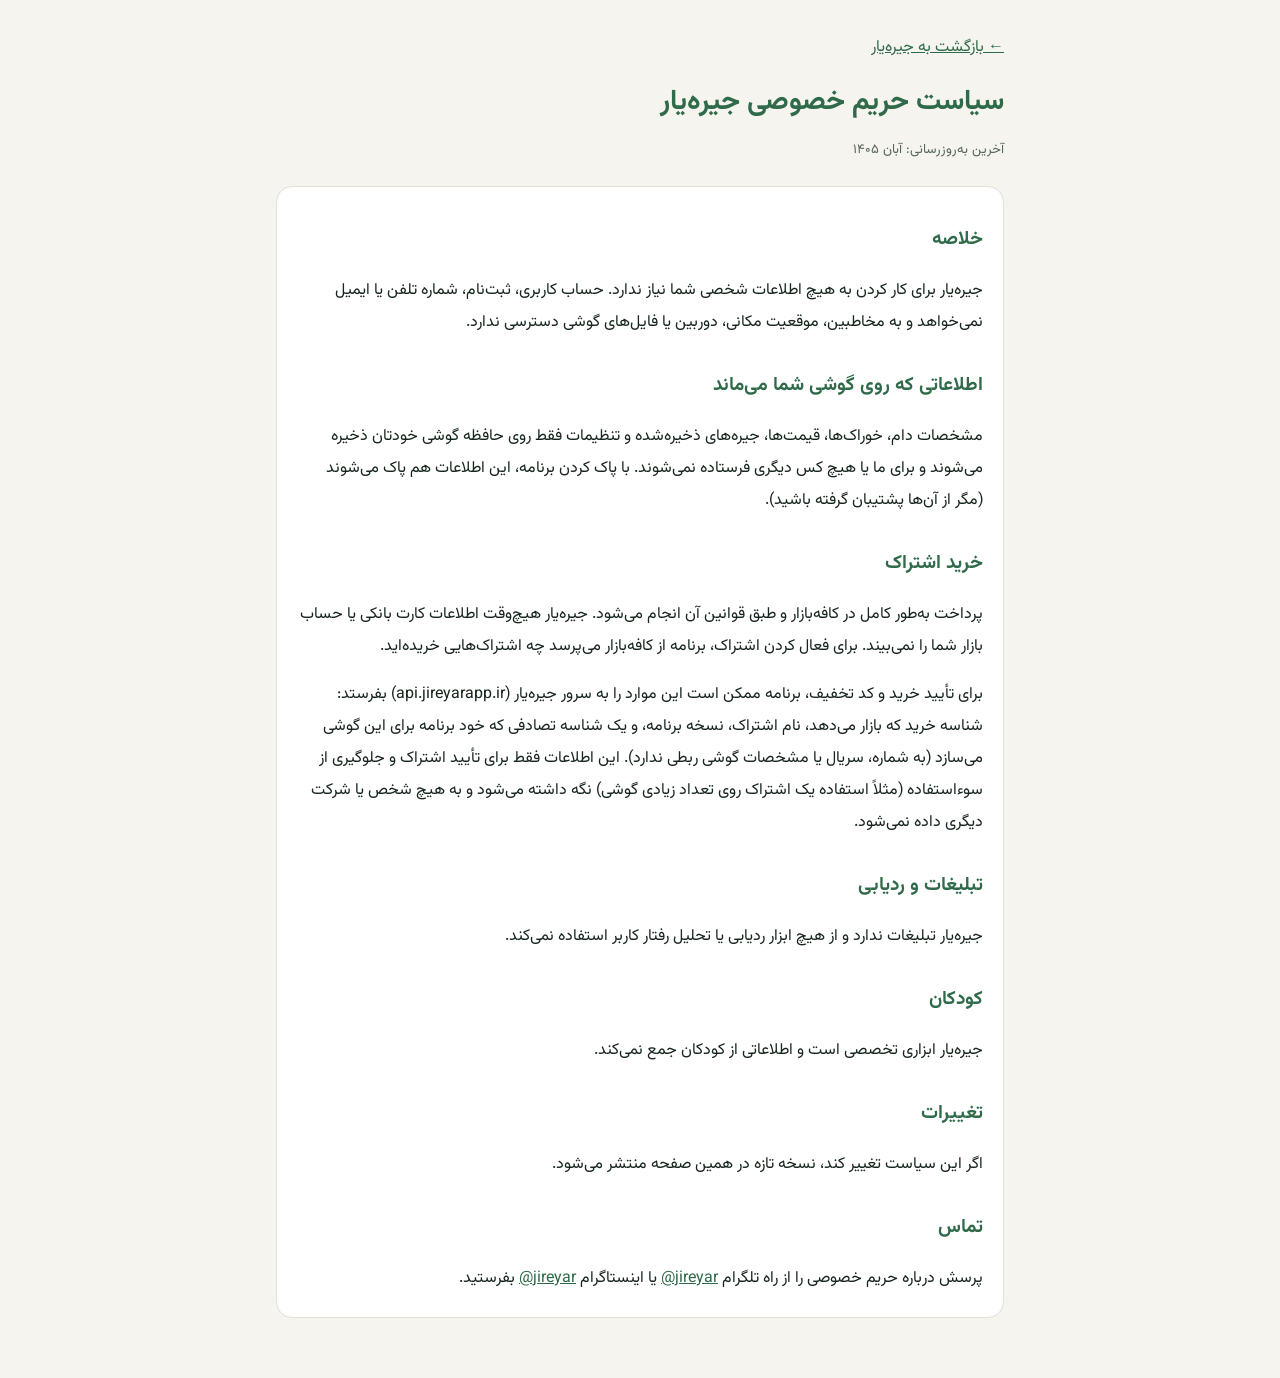
<file: privacy.html>
<!doctype html>
<html lang="fa" dir="rtl">
  <head>
    <meta charset="utf-8">
    <meta name="viewport" content="width=device-width,initial-scale=1">
    <title>حریم خصوصی | جیره‌یار</title>
    <meta name="theme-color" content="#1F5C42">
    <link rel="icon" type="image/png" href="image-favicon.png">
    <link rel="stylesheet" href="privacy.css">
    <link rel="canonical" href="https://jireyarapp.ir/privacy.html">
  </head>
  <body>
    <main>
      <a href="./">← بازگشت به جیره‌یار</a>
      <h1>سیاست حریم خصوصی جیره‌یار</h1>
      <small>آخرین به‌روزرسانی: آبان ۱۴۰۵</small>
      <div class="card">
        <h2>خلاصه</h2>
        <p>جیره‌یار برای کار کردن به هیچ اطلاعات شخصی شما نیاز ندارد. حساب کاربری، ثبت‌نام، شماره تلفن یا ایمیل نمی‌خواهد و به مخاطبین، موقعیت مکانی، دوربین یا فایل‌های گوشی دسترسی ندارد.</p>
        <h2>اطلاعاتی که روی گوشی شما می‌ماند</h2>
        <p>مشخصات دام، خوراک‌ها، قیمت‌ها، جیره‌های ذخیره‌شده و تنظیمات فقط روی حافظه گوشی خودتان ذخیره می‌شوند و برای ما یا هیچ کس دیگری فرستاده نمی‌شوند. با پاک کردن برنامه، این اطلاعات هم پاک می‌شوند (مگر از آن‌ها پشتیبان گرفته باشید).</p>
        <h2>خرید اشتراک</h2>
        <p>پرداخت به‌طور کامل در کافه‌بازار و طبق قوانین آن انجام می‌شود. جیره‌یار هیچ‌وقت اطلاعات کارت بانکی یا حساب بازار شما را نمی‌بیند. برای فعال کردن اشتراک، برنامه از کافه‌بازار می‌پرسد چه اشتراک‌هایی خریده‌اید.</p>
        <p>برای تأیید خرید و کد تخفیف، برنامه ممکن است این موارد را به سرور جیره‌یار (<span dir="ltr">api.jireyarapp.ir</span>) بفرستد: شناسه خرید که بازار می‌دهد، نام اشتراک، نسخه برنامه، و یک شناسه تصادفی که خود برنامه برای این گوشی می‌سازد (به شماره، سریال یا مشخصات گوشی ربطی ندارد). این اطلاعات فقط برای تأیید اشتراک و جلوگیری از سوءاستفاده (مثلاً استفاده یک اشتراک روی تعداد زیادی گوشی) نگه داشته می‌شود و به هیچ شخص یا شرکت دیگری داده نمی‌شود.</p>
        <h2>تبلیغات و ردیابی</h2>
        <p>جیره‌یار تبلیغات ندارد و از هیچ ابزار ردیابی یا تحلیل رفتار کاربر استفاده نمی‌کند.</p>
        <h2>کودکان</h2>
        <p>جیره‌یار ابزاری تخصصی است و اطلاعاتی از کودکان جمع نمی‌کند.</p>
        <h2>تغییرات</h2>
        <p>اگر این سیاست تغییر کند، نسخه تازه در همین صفحه منتشر می‌شود.</p>
        <h2>تماس</h2>
        <p>پرسش درباره حریم خصوصی را از راه تلگرام <a href="https://t.me/jireyar" dir="ltr">@jireyar</a> یا اینستاگرام <a href="https://instagram.com/jireyar" dir="ltr">@jireyar</a> بفرستید.</p>
      </div>
    </main>
  </body>
</html>
</file>
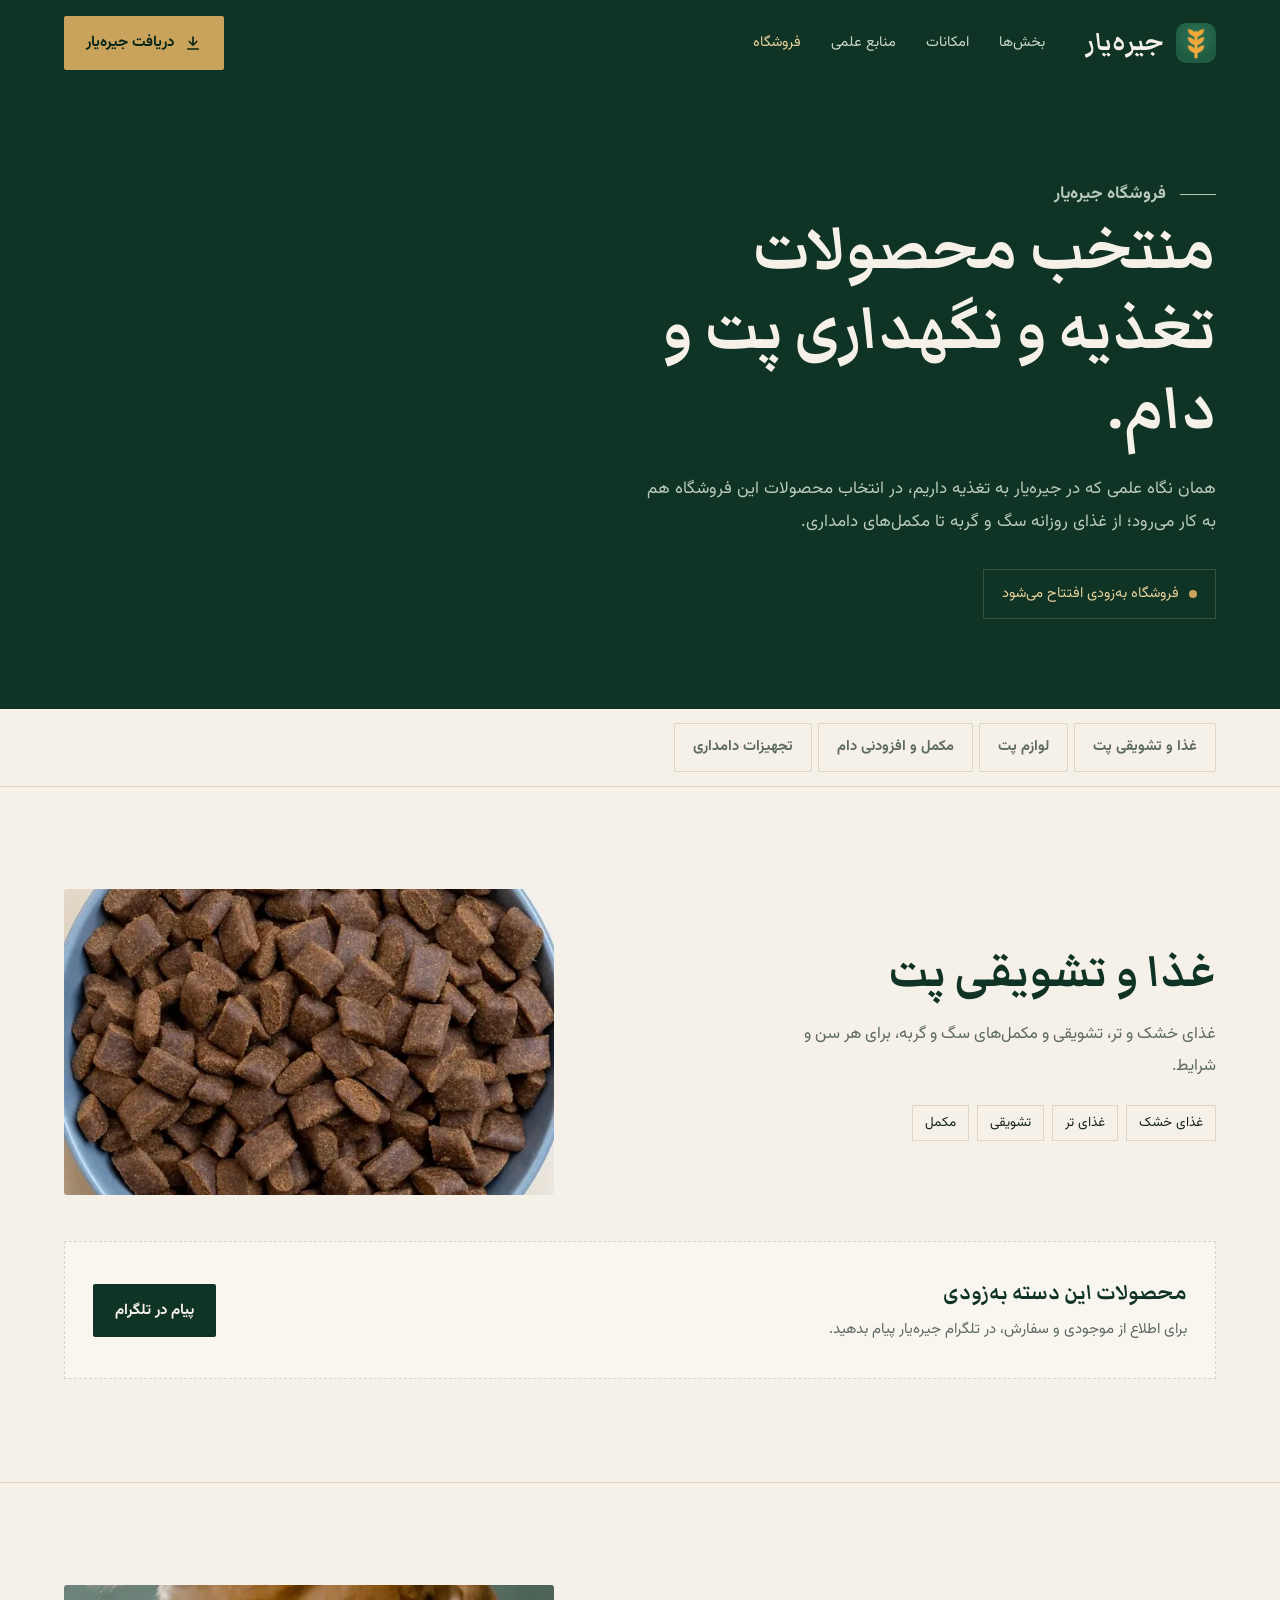
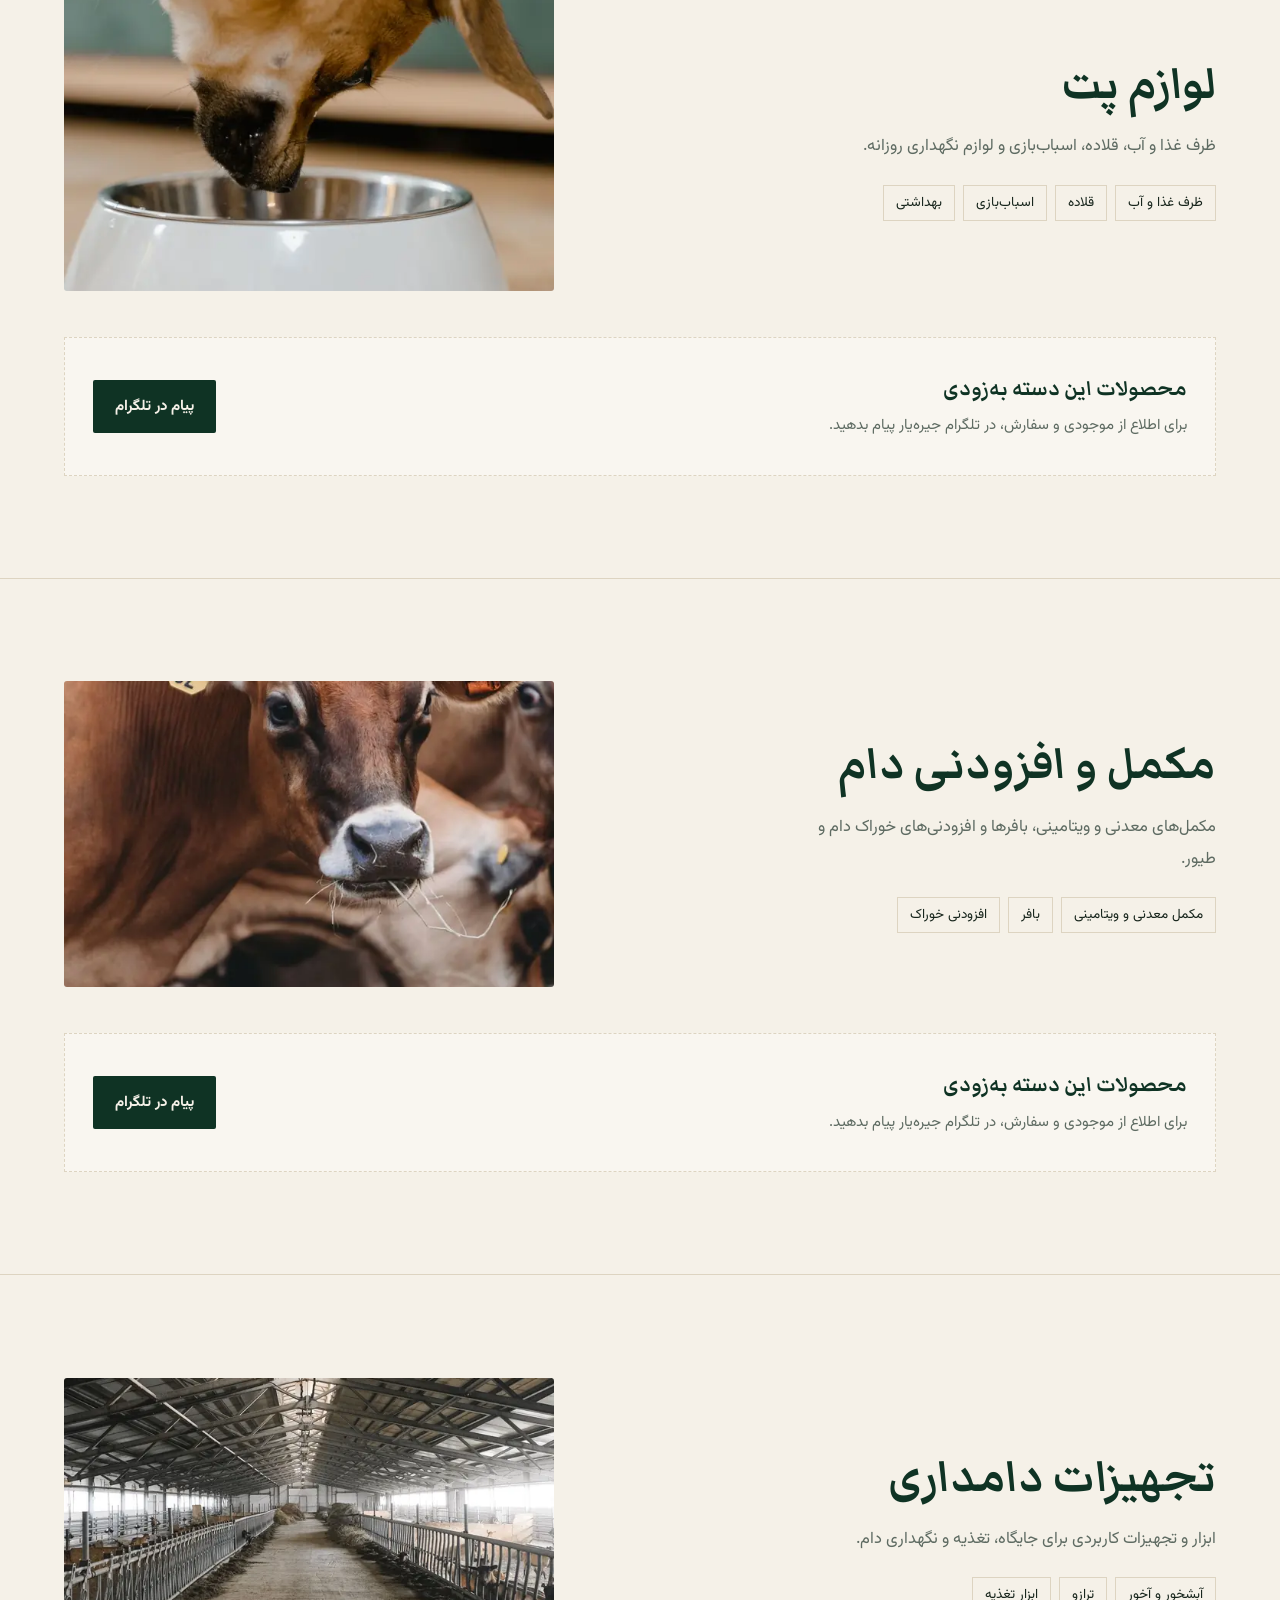
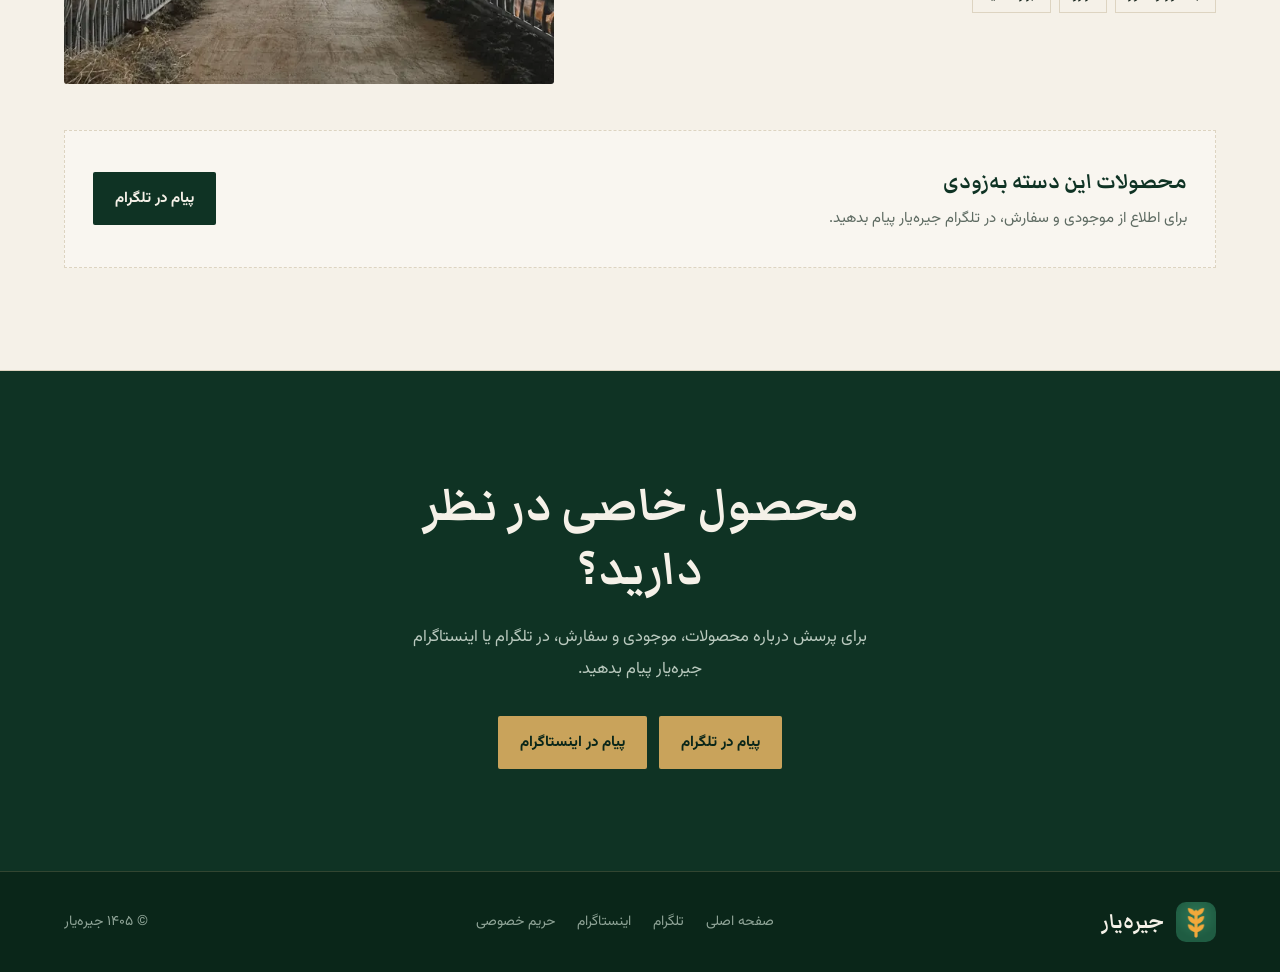
<file: shop.html>
<!doctype html>
<html lang="fa" dir="rtl">
  <head>
    <meta charset="utf-8">
    <meta name="viewport" content="width=device-width,initial-scale=1,viewport-fit=cover">
    <title>فروشگاه جیره‌یار | محصولات تغذیه و نگهداری پت و دام</title>
    <meta name="description" content="فروشگاه جیره‌یار: منتخب غذا و لوازم پت، مکمل و افزودنی دام و تجهیزات دامداری.">
    <meta name="theme-color" content="#0F3324">
    <link rel="icon" type="image/png" href="image-favicon.png">
    <link rel="apple-touch-icon" href="image-apple-touch-icon.png">
    <link rel="stylesheet" href="shop.css">
    <link rel="canonical" href="https://jireyarapp.ir/shop.html">
    <meta name="robots" content="noindex, follow">
  </head>
  <body>
    <header class="nav">
      <div class="in">
        <a class="brand" href="./"><img src="image-icon-192.png" alt=""><b>جیره‌یار</b></a>
        <ul>
          <li><a href="./#sections">بخش‌ها</a>
          </li>
          <li><a href="./#features">امکانات</a>
          </li>
          <li><a href="./#sources">منابع علمی</a>
          </li>
          <li><a href="shop.html" aria-current="page">فروشگاه</a>
          </li>
        </ul>
        <a class="btn btn-gold" href="https://cafebazaar.ir/app/ir.jireyar.app" rel="noopener"><svg viewBox="0 0 24 24" fill="none" stroke="currentColor" stroke-width="2.2" stroke-linecap="round" stroke-linejoin="round"><path d="M12 4v11M7 10l5 5 5-5M5 20h14"/></svg>دریافت جیره‌یار</a>
      </div>
    </header>
    <main>
      <section class="intro">
        <div class="in">
          <p class="eyebrow">فروشگاه جیره‌یار</p>
          <h1>منتخب محصولات تغذیه و نگهداری پت و دام.</h1>
          <p>همان نگاه علمی که در جیره‌یار به تغذیه داریم، در انتخاب محصولات این فروشگاه هم به کار می‌رود؛ از غذای روزانه سگ و گربه تا مکمل‌های دامداری.</p>
          <span class="soon"><i></i>فروشگاه به‌زودی افتتاح می‌شود</span>
        </div>
      </section>
      <nav class="tabs" aria-label="دسته‌بندی محصولات">
        <div class="in" id="tabs">
        </div>
      </nav>
      <div id="cats">
      </div>
      <section class="contact">
        <div class="in">
          <h2>محصول خاصی در نظر دارید؟</h2>
          <p>برای پرسش درباره محصولات، موجودی و سفارش، در تلگرام یا اینستاگرام جیره‌یار پیام بدهید.</p>
          <div class="ctas">
            <a class="btn btn-gold" href="https://t.me/jireyar" rel="noopener">پیام در تلگرام</a>
            <a class="btn btn-gold" href="https://instagram.com/jireyar" rel="noopener">پیام در اینستاگرام</a>
          </div>
        </div>
      </section>
    </main>
    <footer>
      <div class="in">
        <a class="brand" href="./"><img src="image-icon-192.png" alt=""><b>جیره‌یار</b></a>
        <nav>
          <a href="./">صفحه اصلی</a>
          <a href="https://t.me/jireyar" rel="noopener">تلگرام</a>
          <a href="https://instagram.com/jireyar" rel="noopener">اینستاگرام</a>
          <a href="privacy.html">حریم خصوصی</a>
        </nav>
        <span>© ۱۴۰۵ جیره‌یار</span>
      </div>
    </footer>
    <script src="shop.js" defer>
    </script>
  </body>
</html>
</file>
<file: editorial.css>
@font-face {
  font-family:Vazir;
  src:url(font-vazirmatn.woff2) format("woff2");
  font-weight:100 900;
  font-display:swap
}
@font-face {
  font-family:Markazi;
  src:url(font-markazi.woff2) format("woff2");
  font-weight:400 700;
  font-display:swap
}
:root {
  --ink:#142923;
  --forest:#14392e;
  --muted:#425950;
  --bg:#f7f7ed;
  --line:#d6ded1;
  --white:#fffefa;
  --lime:#dcf384;
  --display:Markazi,serif
}
* {
  box-sizing:border-box
}
body {
  margin:0;
  background:var(--bg);
  color:var(--ink);
  font:400 1rem/1.9 Vazir,Tahoma,sans-serif
}
a {
  color:inherit;
  text-underline-offset:.22em
}
a:focus-visible,input:focus-visible,button:focus-visible {
  outline:3px solid #37775b;
  outline-offset:4px
}
img {
  display:block;
  max-width:100%;
  object-fit:cover
}
h1,h2,h3,p {
  margin:0 0 .7rem
}
h1,h2,h3 {
  font-family:var(--display);
  line-height:1.04
}
h1 {
  font-size:clamp(3.2rem,7vw,7.3rem)
}
h2 {
  font-size:clamp(2.5rem,4.9vw,4.7rem)
}
h3 {
  font-size:2rem
}
p {
  max-width:65ch;
  color:var(--muted)
}
.wrap {
  width:min(77rem,calc(100% - 3rem));
  margin-inline:auto
}
.skip {
  position:absolute;
  top:-8rem;
  background:white;
  padding:.6rem;
  z-index:5
}
.skip:focus {
  top:1rem
}
.top {
  border-bottom:1px solid var(--line)
}
.nav {
  display:flex;
  justify-content:space-between;
  align-items:center;
  gap:1rem;
  min-height:4.7rem
}
.brand {
  font-weight:850;
  font-size:1.35rem;
  display:flex;
  align-items:center;
  gap:.55rem;
  white-space:nowrap
}
.brand img {
  width:2.2rem;
  border-radius:.65rem
}
.nav a,.links a,.feature-card a,.footer a {
  text-decoration:none
}
.nav nav,.links {
  display:flex;
  gap:.35rem 1.3rem;
  flex-wrap:wrap
}
.nav a:hover,.footer a:hover,.links a:hover {
  text-decoration:underline
}
.btn {
  display:inline-flex;
  align-items:center;
  justify-content:center;
  min-height:2.9rem;
  padding:.45rem 1rem;
  border-radius:.45rem;
  font:700 .94rem/1.5 Vazir,Tahoma,sans-serif;
  text-decoration:none;
  cursor:pointer;
  background:var(--forest);
  color:white;
  border:1px solid var(--forest)
}
.btn:hover {
  background:#245844
}
.btn.light {
  background:var(--lime);
  border-color:var(--lime);
  color:var(--ink)
}
.btn.light:hover {
  background:#eefab9
}
.btn.outline {
  background:transparent;
  color:var(--ink);
  border-color:#87998b
}
.hero {
  display:grid;
  grid-template-columns:1.03fr .97fr;
  align-items:stretch;
  min-height:34rem;
  margin-top:1.35rem;
  border-radius:1.1rem;
  overflow:hidden;
  background:#e7eddf
}
.hero-copy {
  display:flex;
  flex-direction:column;
  justify-content:center;
  padding:clamp(1.4rem,4.7vw,4.1rem)
}
.hero-copy h1 span {
  display:block;
  color:#295947
}
.hero-copy p {
  font-size:1.12rem
}
.hero-media {
  position:relative;
  min-height:21rem;
  isolation:isolate;
  background:#284335
}
.hero-media>img {
  position:absolute;
  inset:0;
  width:100%;
  height:100%;
  object-position:50% 46%
}
.panel {
  position:absolute;
  inset:auto 1.3rem 1.3rem;
  display:grid;
  grid-template-columns:1fr auto;
  align-items:center;
  gap:1rem;
  background:#123629;
  color:#fff;
  padding:.85rem 1rem;
  border-radius:.65rem;
  text-decoration:none
}
.panel span:last-child {
  color:var(--lime);
  font-weight:750
}
.actions {
  display:flex;
  flex-wrap:wrap;
  gap:.55rem;
  margin-top:.7rem
}
.section {
  padding-block:clamp(2.2rem,6vw,5rem)
}
.section+.section {
  padding-top:0
}
.heading {
  display:flex;
  align-items:end;
  justify-content:space-between;
  gap:1rem;
  flex-wrap:wrap;
  margin-bottom:1.15rem
}
.heading h2,.heading p {
  margin-bottom:0
}
.lane,.articles {
  display:grid;
  grid-template-columns:repeat(3,minmax(0,1fr));
  gap:1rem
}
.feature-card,.article-card,.tool,.note,.prose table {
  background:var(--white);
  border:1px solid var(--line);
  border-radius:.8rem
}
.feature-card,.tool,.note {
  padding:clamp(1rem,2.4vw,1.65rem)
}
.feature-card a,.article-card a,.guide-link {
  color:#285842;
  font-weight:800
}
.feature-card a:hover,.article-card a:hover {
  text-decoration:underline
}
.article-card {
  overflow:hidden
}
.article-card img {
  width:100%;
  aspect-ratio:2.05;
  object-position:50% 41%
}
.article-card div {
  padding:1rem
}
.article-card p {
  margin-bottom:.3rem
}
.label {
  font-weight:750;
  color:#2f604d;
  font-size:.9rem;
  margin-bottom:.6rem
}
.report-block {
  display:grid;
  grid-template-columns:1fr 1fr;
  gap:clamp(1.2rem,5vw,4rem);
  align-items:center;
  background:var(--forest);
  color:white;
  border-radius:1.05rem;
  padding:clamp(1.1rem,3.8vw,3rem)
}
.report-block p {
  color:#e0eadf
}
.report-block img {
  width:100%;
  max-height:24rem;
  object-fit:contain;
  background:#edf1e7;
  border-radius:.65rem
}
.report-block a:not(.btn) {
  color:#e6f3a9
}
.species {
  display:flex;
  flex-wrap:wrap;
  gap:.55rem;
  padding:0;
  list-style:none
}
.species li {
  padding:.36rem .7rem;
  border:1px solid #b8c7b9;
  border-radius:.4rem;
  background:#e9eee2
}
.footer {
  background:#122e25;
  color:#f7f7ed;
  margin-top:2rem
}
.footer .wrap {
  padding-block:1.5rem;
  display:flex;
  justify-content:space-between;
  gap:.9rem;
  flex-wrap:wrap
}
.footer nav {
  display:flex;
  gap:.4rem 1rem;
  flex-wrap:wrap
}
.page-top {
  padding:clamp(2rem,5vw,4rem) 0 1.2rem
}
.page-top h1 {
  font-size:clamp(2.8rem,6vw,5.5rem);
  max-width:19ch
}
.page-top p {
  font-size:1.12rem
}
.crumb {
  font-size:.9rem;
  margin-bottom:.6rem
}
.prose {
  max-width:52rem;
  padding-bottom:1.8rem
}
.prose h2 {
  font-size:clamp(2.2rem,4vw,3.3rem);
  margin-top:1.8rem
}
.prose ul,.prose ol {
  padding-inline-start:1.25rem
}
.prose figure {
  margin:1rem 0
}
.prose figure img {
  width:min(100%,35rem);
  height:auto;
  border:1px solid var(--line);
  border-radius:.6rem
}
.tool {
  max-width:52rem
}
.tool label {
  display:block;
  font-weight:700
}
.field-row {
  display:grid;
  grid-template-columns:repeat(3,minmax(0,1fr));
  gap:.75rem;
  margin-bottom:.8rem
}
.tool input {
  width:100%;
  border:1px solid #84988b;
  border-radius:.4rem;
  padding:.5rem .6rem;
  font:inherit;
  color:var(--ink);
  background:white
}
.results {
  margin:1rem 0 0;
  background:#e6efdb;
  border-radius:.55rem;
  padding:.8rem 1rem
}
.results output {
  font-weight:800
}
.error {
  color:#8c271e;
  margin:.65rem 0 0
}
.prose table {
  width:100%;
  border-collapse:collapse;
  margin:.6rem 0 1rem
}
.prose th,.prose td {
  padding:.6rem;
  text-align:start;
  border-bottom:1px solid var(--line)
}
.prose th {
  background:#e6eddf
}
.prose caption {
  text-align:start;
  font-weight:800;
  padding:.4rem 0
}
@media(max-width:800px) {
  .hero,.report-block {
    grid-template-columns:1fr
  }
  .hero-media {
    min-height:clamp(14rem,52vw,25rem)
  }
  .hero-media>img {
    object-position:50% 36%
  }
  .lane,.articles {
    grid-template-columns:repeat(2,minmax(0,1fr))
  }
  .nav {
    flex-wrap:wrap;
    padding-block:.65rem
  }
  .nav nav {
    order:3;
    width:100%
  }
}
@media(max-width:530px) {
  .wrap {
    width:calc(100% - 1.4rem)
  }
  .lane,.articles,.field-row {
    grid-template-columns:1fr
  }
  .nav nav {
    gap:.35rem .85rem;
    font-size:.9rem
  }
  .nav>.btn {
    min-height:2.4rem;
    padding-inline:.55rem
  }
  .panel {
    inset:auto .6rem .65rem;
    font-size:.9rem
  }
}
.hero-copy h1 {
  font-size:clamp(3rem,5.65vw,5.8rem);
  text-wrap:balance
}
.hero-copy h1 span {
  font-size:.87em;
  margin-top:.2em
}
.table-scroll {
  overflow-x:auto
}
.prose table {
  min-width:29rem
}
.error:empty {
  margin: 0;
}
.tool input[aria-invalid="true"] {
  border-color: #8c271e;
}
.tool button:disabled {
  cursor: not-allowed;
  opacity: .65;
}
</file>
<file: privacy.css>
@font-face{font-family:Vazirmatn;src:url(font-vazirmatn.woff2) format("woff2");font-weight:100 900;font-display:swap}
:root{--bg:#F6F4EE;--card:#fff;--ink:#17261D;--muted:#56655B;--line:#E2DFD5;--green:#2F6B4A}
@media (prefers-color-scheme:dark){:root:not([data-theme="light"]){--bg:#111813;--card:#18211B;--ink:#E8EEE9;--muted:#A3B2A8;--line:#2A372F;--green:#7CC39B}}
:root[data-theme="dark"]{--bg:#111813;--card:#18211B;--ink:#E8EEE9;--muted:#A3B2A8;--line:#2A372F;--green:#7CC39B}
*{box-sizing:border-box}
body{margin:0;background:var(--bg);color:var(--ink);font:16px/2 Vazirmatn,Tahoma,sans-serif}
main{max-width:760px;margin:0 auto;padding:32px 16px 60px}
a{color:var(--green)}
h1{color:var(--green);font-size:28px;margin:10px 0 4px}
h2{font-size:19px;margin:28px 0 6px;color:var(--green)}
.card{background:var(--card);border:1px solid var(--line);border-radius:16px;padding:6px 20px;margin-top:20px}
small{color:var(--muted)}
</file>
<file: shop.css>
@font-face{font-family:Markazi;src:url(font-markazi.woff2) format("woff2");font-weight:400 700;font-display:swap}
@font-face{font-family:Vazirmatn;src:url(font-vazirmatn.woff2) format("woff2");font-weight:100 900;font-display:swap}
:root{--forest:#0F3324;--deep:#0A2619;--ivory:#F5F1E8;--ivory2:#ECE5D6;--gold:#C9A35B;--gold2:#E6CF9A;--ink:#16241B;--muted:#5E6B62;--line:#DDD4C1;--lineD:rgba(230,207,154,.18);--display:Markazi,serif;--text:Vazirmatn,Tahoma,sans-serif;--pad:clamp(18px,5vw,72px)}
*{box-sizing:border-box}
html{-webkit-text-size-adjust:100%;scroll-behavior:smooth;overflow-x:clip}
body{margin:0;background:var(--ivory);color:var(--ink);font:400 16.5px/1.95 var(--text);-webkit-font-smoothing:antialiased}
img{display:block;max-width:100%}
a{color:inherit}
:focus-visible{outline:2px solid var(--gold);outline-offset:4px}
.in{max-width:1280px;margin:0 auto;padding:0 var(--pad)}
h1,h2,h3{font-family:var(--display);font-weight:700;margin:0}
.btn{display:inline-flex;align-items:center;gap:10px;text-decoration:none;font-weight:700;font-size:15px;padding:12px 22px;border-radius:2px;transition:background .25s,color .25s}
.btn svg{width:18px;height:18px}
.btn-gold{background:var(--gold);color:var(--deep)}
.btn-gold:hover{background:var(--gold2)}
.btn-dark{background:var(--forest);color:var(--ivory)}
.btn-dark:hover{background:var(--deep)}

.nav{background:var(--forest);color:var(--ivory)}
.nav .in{display:flex;align-items:center;gap:40px;height:86px}
.brand{display:flex;align-items:center;gap:12px;text-decoration:none}
.brand img{width:40px;height:40px;border-radius:10px}
.brand b{font:700 32px/1 var(--display)}
.nav ul{display:flex;gap:30px;list-style:none;margin:0;padding:0;font-size:14.5px}
.nav ul a{text-decoration:none;color:#C9D6CD}
.nav ul a:hover,.nav ul a[aria-current]{color:var(--gold2)}
.nav .btn{margin-right:auto}
@media (max-width:900px){.nav ul{display:none}}

.intro{background:var(--forest);color:var(--ivory);padding:70px 0 90px}
.eyebrow{display:flex;align-items:center;gap:14px;color:var(--gold);font-size:14px;font-weight:700;margin:0 0 18px}
.eyebrow::before{content:"";width:36px;height:1px;background:currentColor}
.intro h1{font-size:clamp(46px,6vw,92px);line-height:1.04;max-width:16ch}
.intro p{color:#B9C9BE;max-width:58ch;margin:22px 0 0;font-size:17px}
.soon{display:inline-flex;align-items:center;gap:10px;margin-top:30px;border:1px solid var(--lineD);padding:10px 18px;color:var(--gold2);font-size:14.5px}
.soon i{width:8px;height:8px;border-radius:50%;background:var(--gold)}

.tabs{position:sticky;top:0;z-index:5;background:var(--ivory);border-bottom:1px solid var(--line)}
.tabs .in{display:flex;gap:6px;overflow-x:auto;scrollbar-width:none;padding-top:14px;padding-bottom:14px}
.tabs .in::-webkit-scrollbar{display:none}
.tabs a{flex:none;text-decoration:none;font-size:14.5px;font-weight:700;padding:9px 18px;border:1px solid var(--line);color:var(--muted);border-radius:2px;transition:all .2s}
.tabs a:hover,.tabs a.on{background:var(--forest);border-color:var(--forest);color:var(--ivory)}

.cat{padding:clamp(70px,8vw,110px) 0;border-bottom:1px solid var(--line);scroll-margin-top:70px}
.cat-head{display:grid;grid-template-columns:1.1fr .9fr;gap:clamp(30px,5vw,80px);align-items:center;margin-bottom:46px}
.cat-head .ph{aspect-ratio:16/10;overflow:hidden;border-radius:3px}
.cat-head .ph img{width:100%;height:100%;object-fit:cover}
.cat-head h2{font-size:clamp(38px,4.4vw,64px);line-height:1.05;color:var(--forest)}
.cat-head p{color:var(--muted);margin:16px 0 0;max-width:46ch}
.cat-head ul{list-style:none;padding:0;margin:22px 0 0;display:flex;flex-wrap:wrap;gap:8px}
.cat-head li{font-size:13.5px;border:1px solid var(--line);padding:4px 12px;color:var(--ink)}
@media (max-width:900px){.cat-head{grid-template-columns:1fr}.cat-head .ph{order:-1}}

.grid{display:grid;grid-template-columns:repeat(auto-fill,minmax(250px,1fr));gap:22px}
.card{background:#fff;border:1px solid var(--line);border-radius:3px;overflow:hidden;display:flex;flex-direction:column}
.card .im{aspect-ratio:1;background:var(--ivory2);overflow:hidden}
.card .im img{width:100%;height:100%;object-fit:cover}
.card .bd{padding:18px 18px 20px;display:flex;flex-direction:column;gap:6px;flex:1}
.card h3{font-size:24px;line-height:1.25;color:var(--forest)}
.card p{margin:0;color:var(--muted);font-size:14.5px;line-height:1.8}
.card .row{display:flex;justify-content:space-between;align-items:center;gap:12px;margin-top:auto;padding-top:12px}
.card .price{font-weight:700;font-size:16px}
.card .price small{font-weight:400;color:var(--muted);font-size:13px}
.empty{border:1px dashed var(--line);padding:34px 28px;display:flex;justify-content:space-between;align-items:center;gap:20px;flex-wrap:wrap;background:rgba(255,255,255,.35)}
.empty b{font:700 26px/1.3 var(--display);color:var(--forest)}
.empty p{margin:4px 0 0;color:var(--muted);font-size:15px}

.contact{background:var(--forest);color:var(--ivory);padding:clamp(70px,8vw,110px) 0;text-align:center}
.contact h2{font-size:clamp(38px,4.6vw,66px);line-height:1.1;max-width:20ch;margin:0 auto}
.contact p{color:#B9C9BE;max-width:52ch;margin:18px auto 30px}
.contact .ctas{display:flex;justify-content:center;gap:12px;flex-wrap:wrap}
footer{background:var(--deep);color:#8FA497;border-top:1px solid var(--lineD);font-size:14px}
footer .in{display:flex;justify-content:space-between;align-items:center;gap:20px;flex-wrap:wrap;padding-top:30px;padding-bottom:30px}
footer .brand{color:var(--ivory)}
footer .brand b{font-size:26px}
footer nav{display:flex;gap:22px;flex-wrap:wrap}
footer a{text-decoration:none}
footer a:hover{color:var(--gold2)}
</file>
